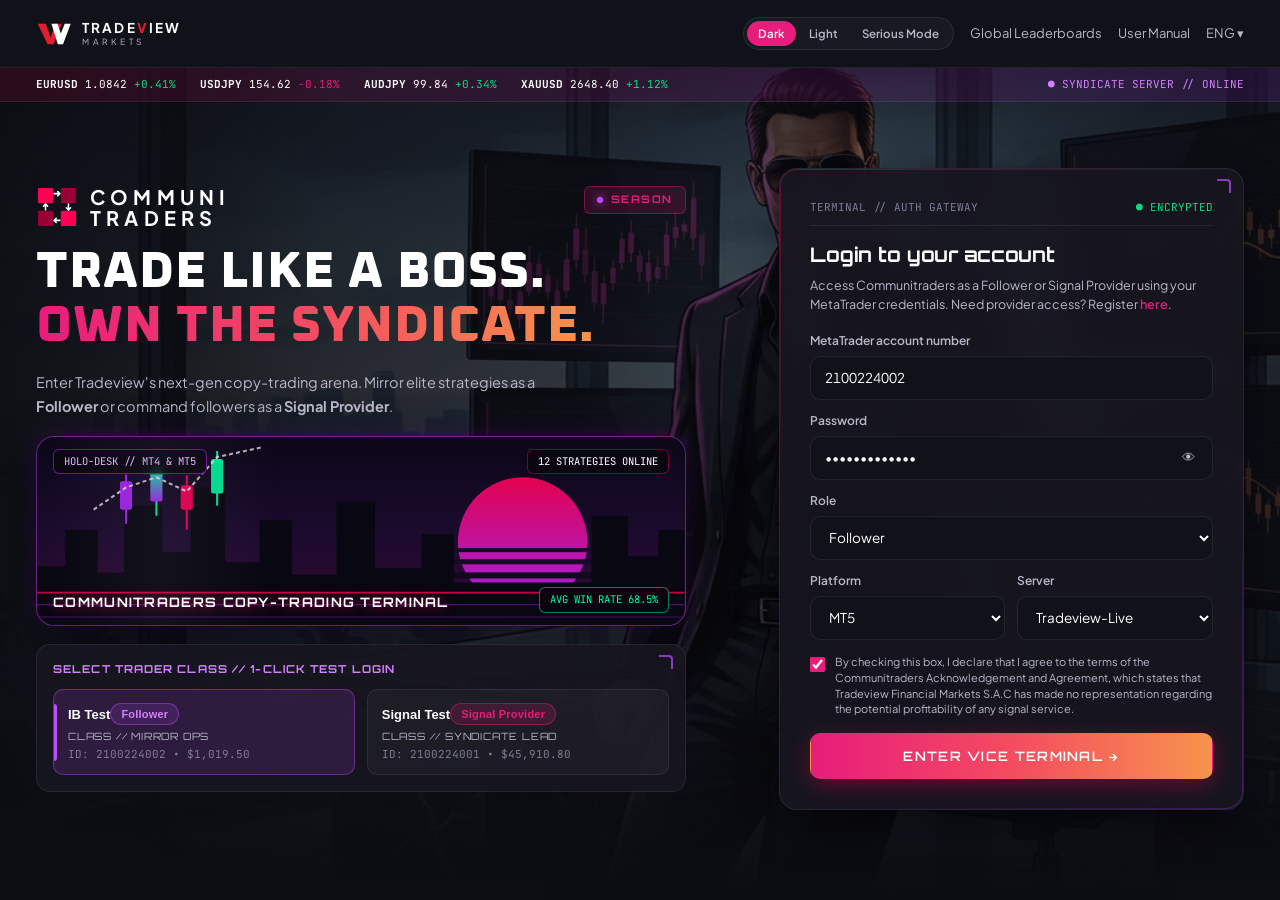
<file: index.html>
<!DOCTYPE html>
<html lang="en">

<head>
  <meta charset="UTF-8" />
  <meta name="viewport" content="width=device-width, initial-scale=1.0" />
  <title>Communitraders — Tradeview Markets</title>
  <link rel="preconnect" href="https://fonts.googleapis.com" />
  <link rel="preconnect" href="https://fonts.gstatic.com" crossorigin />
  <link
    href="https://fonts.googleapis.com/css2?family=IBM+Plex+Mono:wght@500;600&family=Inter:wght@400;500;600;700&family=JetBrains+Mono:wght@500;700&family=Manrope:wght@600;700;800&family=Orbitron:wght@600;700;800&family=Oxanium:wght@600;700;800&family=Plus+Jakarta+Sans:wght@400;500;600;700&display=swap"
    rel="stylesheet" />
  <link rel="stylesheet" href="css/tokens.css" />
  <link rel="stylesheet" href="css/styles.css" />
</head>

<body>
  <div class="vice-backdrop"></div>
  <div class="vice-grid-overlay"></div>

  <!-- =====================================================================
       VIEW 1: FUTURISTIC GTA-STYLE TRADING GAME LOGIN (ORIGINAL LOGOS)
       ===================================================================== -->
  <div id="login-shell" class="login-shell">
    <div class="login-boss-bg" aria-hidden="true"></div>
    <header class="login-topbar">
      <!-- Original Tradeview Markets Logo -->
      <div class="tradeview-brand">
        <svg width="36" height="26" viewBox="0 0 42 30" fill="none" aria-hidden="true">
          <path d="M2 3H11.5L17 19L22.5 3H30L20.5 27H13.5L2 3Z" fill="#E11D2E" />
          <path class="tv-wing-light" d="M18 3H25L29 14.5L33.5 3H40.5L31.5 27H25.5L18 3Z" />
        </svg>
        <div class="tv-wordmark">
          <span class="tv-main">TRADE<b>V</b>IEW</span>
          <span class="tv-sub">MARKETS</span>
        </div>
      </div>

      <div class="login-topbar-actions">
        <div class="mode-switcher-pill" role="group" aria-label="Interface Mode">
          <button type="button" class="mode-switch-btn" data-set-theme="dark">Dark</button>
          <button type="button" class="mode-switch-btn" data-set-theme="light">Light</button>
          <button type="button" class="mode-switch-btn" data-set-theme="serious">Serious Mode</button>
        </div>
        <button type="button" class="topbar-link" id="login-leaderboards-btn">Global Leaderboards</button>
        <!-- <a href="mockups.html" class="topbar-link">Mockups</a> -->
        <button type="button" class="topbar-link"
          onclick="alert('Communitraders User Manual: Sign in with your MetaTrader account as a Follower or Signal Provider, or select one of the test profiles below.')">
          User Manual
        </button>
        <span class="topbar-link">ENG ▾</span>
      </div>
    </header>

    <!-- Futuristic In-Game Market Telemetry Strip -->
    <div class="game-ticker-bar">
      <div class="ticker-items">
        <span class="ticker-pair"><strong>EURUSD</strong> 1.0842 <span class="ticker-up">+0.41%</span></span>
        <span class="ticker-pair"><strong>USDJPY</strong> 154.62 <span class="ticker-down">-0.18%</span></span>
        <span class="ticker-pair"><strong>AUDJPY</strong> 99.84 <span class="ticker-up">+0.34%</span></span>
        <span class="ticker-pair"><strong>XAUUSD</strong> 2648.40 <span class="ticker-up">+1.12%</span></span>
      </div>
      <span id="login-ticker-status" style="color:var(--neon-purple-bright);">● SYNDICATE SERVER // ONLINE</span>
    </div>

    <main class="login-main">
      <!-- Left Hero: Original Logo + Futuristic GTA Cyber-City Trading Stage + Class Select -->
      <section class="login-hero">
        <div style="display:flex; align-items:center; justify-content:space-between; flex-wrap:wrap; gap:12px;">
          <!-- Original CommuniTraders 4-Square Logo -->
          <div class="brand-lockup">
            <svg class="communi-logo-svg" style="width:42px; height:42px;" viewBox="0 0 44 44" fill="none"
              aria-hidden="true">
              <rect x="2" y="2" width="16" height="16" rx="1.5" fill="#FF0055" />
              <rect x="26" y="2" width="16" height="16" rx="1.5" fill="#990033" />
              <rect x="2" y="26" width="16" height="16" rx="1.5" fill="#990033" />
              <rect x="26" y="26" width="16" height="16" rx="1.5" fill="#FF0055" />
              <path d="M19 8H25M25 8L22.8 5.8M25 8L22.8 10.2" stroke="#FFFFFF" stroke-width="1.6" stroke-linecap="round"
                stroke-linejoin="round" />
              <path d="M25 36H19M19 36L21.2 33.8M19 36L21.2 38.2" stroke="#FFFFFF" stroke-width="1.6"
                stroke-linecap="round" stroke-linejoin="round" />
              <path d="M34 19V25M34 25L31.8 22.8M34 25L36.2 22.8" stroke="#FFFFFF" stroke-width="1.6"
                stroke-linecap="round" stroke-linejoin="round" />
              <path d="M10 25V19M10 19L7.8 21.2M10 19L12.2 21.2" stroke="#FFFFFF" stroke-width="1.6"
                stroke-linecap="round" stroke-linejoin="round" />
            </svg>
            <div class="brand-text hero-size">
              <strong>COMMUNI</strong>
              <span class="communi-sub">TRADERS</span>
            </div>
          </div>

          <div class="hud-tag">
            <span class="hud-dot"></span>
            <span id="login-hero-tag">SEASON</span>
          </div>
        </div>

        <h1 id="login-hero-title">
          TRADE LIKE A BOSS. <span class="highlight-vice">OWN THE SYNDICATE.</span>
        </h1>

        <p class="login-hero-sub" id="login-hero-sub">
          Enter Tradeview's next-gen copy-trading arena. Mirror elite strategies as a <strong>Follower</strong> or
          command followers as a <strong>Signal Provider</strong>.
        </p>

        <!-- Futuristic GTA Trading Game Visual Stage -->
        <div class="gta-game-stage">
          <svg viewBox="0 0 640 190" preserveAspectRatio="xMidYMax slice" aria-hidden="true">
            <defs>
              <linearGradient id="stageSun" x1="0" y1="0" x2="0" y2="1">
                <stop offset="0%" stop-color="#ff0055" />
                <stop offset="100%" stop-color="#b026ff" />
              </linearGradient>
              <linearGradient id="stageCandle" x1="0" y1="0" x2="0" y2="1">
                <stop offset="0%" stop-color="#00ffa3" />
                <stop offset="100%" stop-color="#b026ff" />
              </linearGradient>
            </defs>
            <!-- Glowing Horizon Sun -->
            <circle class="stage-horizon-sun" cx="480" cy="108" r="64" fill="url(#stageSun)" opacity="0.88" />
            <rect x="400" y="114" width="160" height="4" fill="#170a28" />
            <rect x="400" y="125" width="160" height="5" fill="#170a28" />
            <rect x="400" y="138" width="160" height="6" fill="#120820" />
            <!-- Cyber Skyline -->
            <path
              d="M0 190 L0 132 L28 132 L28 96 L60 96 L60 138 L86 138 L86 72 L124 72 L124 118 L152 118 L152 54 L186 54 L186 128 L220 128 L220 86 L252 86 L252 140 L296 140 L296 68 L334 68 L334 134 L380 134 L380 100 L412 100 L412 148 L548 148 L548 82 L584 82 L584 122 L614 122 L614 96 L640 96 L640 190 Z"
              fill="#090712" />
            <!-- Neon Laser Grid Floor -->
            <line x1="0" y1="158" x2="640" y2="158" stroke="#ff0055" stroke-width="1.5" opacity="0.75" />
            <line x1="0" y1="170" x2="640" y2="170" stroke="#b026ff" stroke-width="1" opacity="0.5" />
            <line x1="0" y1="182" x2="640" y2="182" stroke="#b026ff" stroke-width="1" opacity="0.35" />
            <!-- Floating Holographic Candlesticks -->
            <g class="stage-candles-group" opacity="0.85">
              <line x1="88" y1="36" x2="88" y2="90" stroke="#b026ff" stroke-width="2" />
              <rect x="82" y="48" width="12" height="28" rx="2" fill="#b026ff" />
              <line x1="118" y1="26" x2="118" y2="82" stroke="#00ffa3" stroke-width="2" />
              <rect x="112" y="36" width="12" height="32" rx="2" fill="url(#stageCandle)" />
              <line x1="148" y1="42" x2="148" y2="96" stroke="#ff0055" stroke-width="2" />
              <rect x="142" y="52" width="12" height="24" rx="2" fill="#ff0055" />
              <line x1="178" y1="18" x2="178" y2="72" stroke="#00ffa3" stroke-width="2" />
              <rect x="172" y="26" width="12" height="34" rx="2" fill="#00ffa3" />
              <path d="M56 76 L88 54 L118 44 L148 58 L178 24 L224 14" stroke="#ffffff" stroke-width="2" fill="none"
                stroke-dasharray="4 3" opacity="0.8" />
            </g>
          </svg>
          <div class="stage-hud-overlay">
            <div class="stage-hud-top">
              <span class="stage-chip purple" id="stage-chip-left">HOLO-DESK // MT4 &amp; MT5</span>
              <span class="stage-chip" id="stage-chip-right">12 STRATEGIES ONLINE</span>
            </div>
            <div class="stage-hud-bottom">
              <div class="stage-rank-title" id="stage-rank-title">COMMUNITRADERS COPY-TRADING TERMINAL</div>
              <span class="stage-chip profit">AVG WIN RATE 68.5%</span>
            </div>
          </div>
        </div>

        <!-- GTA Class Select (2 Test User Profiles) -->
        <div class="demo-accounts-box hud-panel">
          <div class="demo-accounts-header">
            <span id="demo-accounts-heading">Select Trader Class // 1-Click Test Login</span>
          </div>
          <div class="demo-accounts-grid">
            <button type="button" class="demo-user-pill purple-pill" id="demo-btn-follower">
              <div class="demo-user-top">
                <span>IB Test</span>
                <span class="badge badge-purple">Follower</span>
              </div>
              <div class="demo-user-class" id="demo-follower-class">CLASS // MIRROR OPS</div>
              <div class="demo-user-meta">ID: 2100224002 • $1,019.50</div>
            </button>

            <button type="button" class="demo-user-pill" id="demo-btn-provider">
              <div class="demo-user-top">
                <span>Signal Test</span>
                <span class="badge badge-accent">Signal Provider</span>
              </div>
              <div class="demo-user-class" id="demo-provider-class">CLASS // SYNDICATE LEAD</div>
              <div class="demo-user-meta">ID: 2100224001 • $45,910.80</div>
            </button>
          </div>
        </div>
      </section>

      <!-- Right Futuristic Terminal Login Card -->
      <section class="glass-card hud-panel login-card">
        <div class="login-terminal-bar">
          <span id="login-terminal-label">TERMINAL // AUTH GATEWAY</span>
          <span style="color:var(--profit);">● ENCRYPTED</span>
        </div>

        <h2 class="login-card-title">Login to your account</h2>
        <p class="login-card-desc">
          Access Communitraders as a Follower or Signal Provider using your MetaTrader credentials. Need provider
          access? Register <a href="#register"
            onclick="event.preventDefault(); document.getElementById('login-role').value='provider';">here</a>.
        </p>

        <form id="login-form" class="login-form" novalidate>
          <div id="login-error" class="login-error-msg hidden"></div>

          <div class="form-group">
            <label class="form-label" for="login-account">MetaTrader account number</label>
            <input type="text" id="login-account" class="form-control font-mono" value="2100224002"
              placeholder="e.g. 2100224002" />
          </div>

          <div class="form-group">
            <label class="form-label" for="login-password">Password</label>
            <div class="input-with-icon">
              <input type="password" id="login-password" class="form-control" value="vice-follower"
                placeholder="Enter MetaTrader password" />
              <button type="button" class="input-icon-btn" id="toggle-password-btn"
                title="Show/Hide password">👁</button>
            </div>
          </div>

          <div class="form-group">
            <label class="form-label" for="login-role">Role</label>
            <select id="login-role" class="form-select">
              <option value="">Select a role</option>
              <option value="follower" selected>Follower</option>
              <option value="provider">Signal Provider</option>
            </select>
          </div>

          <div class="login-form-row-2">
            <div class="form-group">
              <label class="form-label" for="login-platform">Platform</label>
              <select id="login-platform" class="form-select">
                <option value="">Select platform</option>
                <option value="MT5" selected>MT5</option>
                <option value="MT4">MT4</option>
              </select>
            </div>

            <div class="form-group">
              <label class="form-label" for="login-server">Server</label>
              <select id="login-server" class="form-select">
                <option value="">Select server</option>
                <option value="Tradeview-Live" selected>Tradeview-Live</option>
                <option value="Tradeview-Demo">Tradeview-Demo</option>
                <option value="Tradeview-XLev">Tradeview-XLev</option>
              </select>
            </div>
          </div>

          <label class="terms-check">
            <input type="checkbox" id="login-terms" checked />
            <span>By checking this box, I declare that I agree to the terms of the Communitraders Acknowledgement and
              Agreement, which states that Tradeview Financial Markets S.A.C has made no representation regarding the
              potential profitability of any signal service.</span>
          </label>

          <button type="submit" class="btn btn-primary login-submit-btn" id="login-submit-btn">Enter Vice Terminal
            →</button>
        </form>
      </section>
    </main>
  </div>

  <!-- =====================================================================
       LOGGED-IN WORKSPACE SHELL (FOLLOWER & SIGNAL PROVIDER VIEWS)
       ===================================================================== -->
  <div id="app-shell" class="app-shell hidden">
    <header class="app-topbar">
      <div class="topbar-left">
        <button type="button" class="btn btn-ghost btn-icon mobile-menu-btn" id="mobile-menu-btn"
          aria-label="Toggle Menu">☰</button>
        <a href="index.html" class="brand-lockup">
          <svg class="communi-logo-svg" viewBox="0 0 44 44" fill="none" aria-hidden="true">
            <rect x="2" y="2" width="16" height="16" rx="1.5" fill="#FF0055" />
            <rect x="26" y="2" width="16" height="16" rx="1.5" fill="#990033" />
            <rect x="2" y="26" width="16" height="16" rx="1.5" fill="#990033" />
            <rect x="26" y="26" width="16" height="16" rx="1.5" fill="#FF0055" />
            <path d="M19 8H25M25 8L22.8 5.8M25 8L22.8 10.2" stroke="#FFFFFF" stroke-width="1.6" stroke-linecap="round"
              stroke-linejoin="round" />
            <path d="M25 36H19M19 36L21.2 33.8M19 36L21.2 38.2" stroke="#FFFFFF" stroke-width="1.6"
              stroke-linecap="round" stroke-linejoin="round" />
            <path d="M34 19V25M34 25L31.8 22.8M34 25L36.2 22.8" stroke="#FFFFFF" stroke-width="1.6"
              stroke-linecap="round" stroke-linejoin="round" />
            <path d="M10 25V19M10 19L7.8 21.2M10 19L12.2 21.2" stroke="#FFFFFF" stroke-width="1.6"
              stroke-linecap="round" stroke-linejoin="round" />
          </svg>
          <div class="brand-text">
            <strong>COMMUNI</strong>
            <strong style="margin-top:2px;">TRADERS</strong>
          </div>
        </a>
      </div>

      <div class="kpi-strip" id="topbar-kpi-strip"></div>

      <div class="topbar-right">
        <div class="role-switcher-pill" title="Switch test user profile">
          <button type="button" class="role-switch-btn" id="switch-to-follower">Follower (IB)</button>
          <button type="button" class="role-switch-btn" id="switch-to-provider">Signal Provider</button>
        </div>

        <div class="mode-switcher-pill" role="group" aria-label="Interface Mode">
          <button type="button" class="mode-switch-btn" data-set-theme="dark">Dark</button>
          <button type="button" class="mode-switch-btn" data-set-theme="light">Light</button>
          <button type="button" class="mode-switch-btn" data-set-theme="serious">Serious Mode</button>
        </div>

        <span class="topbar-link" style="font-size:12px;">ENG ▾</span>

        <div class="user-menu-wrap">
          <button type="button" class="user-trigger" id="user-menu-trigger">
            <span class="user-avatar-circle" id="topbar-user-avatar">I</span>
            <span class="user-greeting">
              <small>Hello</small>
              <strong id="topbar-user-name">IB</strong>
            </span>
            <span style="font-size:11px; color:var(--text-muted);">▾</span>
          </button>

          <div class="glass-card user-dropdown hidden" id="user-dropdown">
            <button type="button" class="dropdown-item" id="dropdown-switch-follower">
              Switch to Follower (IB Test)
            </button>
            <button type="button" class="dropdown-item" id="dropdown-switch-provider">
              Switch to Provider (Signal Test)
            </button>
            <div class="dropdown-divider"></div>
            <button type="button" class="dropdown-item" data-set-theme="dark">
              Dark Mode
            </button>
            <button type="button" class="dropdown-item" data-set-theme="light">
              Light Mode
            </button>
            <button type="button" class="dropdown-item" data-set-theme="serious">
              Serious Mode
            </button>
            <a href="mockups.html" class="dropdown-item">
              View Mockups Board
            </a>
            <div class="dropdown-divider"></div>
            <button type="button" class="dropdown-item danger" id="dropdown-logout">
              Logout
            </button>
          </div>
        </div>
      </div>
    </header>

    <div class="app-body">
      <aside class="app-sidebar" id="app-sidebar"></aside>
      <main class="app-main" id="main-view-container"></main>
    </div>
  </div>

  <!-- Floating Agent Greeting Card (Original page/agent_chat.png) -->
  <div class="agent-greeting-card hidden" id="agent-greeting-card" role="button" tabindex="0">
    <div class="agent-greeting-avatar">
      <svg viewBox="0 0 100 100" width="56" height="56" aria-hidden="true">
        <defs>
          <linearGradient id="agentSunsetLens" x1="0" y1="0" x2="1" y2="1">
            <stop offset="0%" stop-color="#ffd166" />
            <stop offset="50%" stop-color="#ff0055" />
            <stop offset="100%" stop-color="#b026ff" />
          </linearGradient>
        </defs>
        <rect width="100" height="100" fill="#141120" />
        <path d="M16 100 C18 74 82 74 84 100 Z" fill="#0b0912" />
        <path d="M38 74 L50 88 L62 74" stroke="#282338" stroke-width="3" fill="none" />
        <rect x="42" y="60" width="16" height="16" rx="6" fill="#d99a6c" />
        <path d="M31 44 C31 24 69 24 69 44 C69 62 59 69 50 69 C41 69 31 62 31 44 Z" fill="#e5aa7d" />
        <path d="M29 41 C28 22 44 15 58 18 C68 20 72 30 70 40 C64 30 38 28 29 41 Z" fill="#2c2936" />
        <path d="M34 25 Q50 18 64 25" stroke="#6c687c" stroke-width="2" fill="none" opacity="0.7" />
        <path d="M33 38 L48 38 L46 49 C45 52 35 52 33 47 Z" fill="url(#agentSunsetLens)" stroke="#ffd166"
          stroke-width="1.6" />
        <path d="M52 38 L67 38 L67 47 C65 52 55 52 54 49 Z" fill="url(#agentSunsetLens)" stroke="#ffd166"
          stroke-width="1.6" />
        <line x1="48" y1="39" x2="52" y2="39" stroke="#ffd166" stroke-width="1.8" />
        <path d="M43 56 Q50 61 57 56" stroke="#8f4e32" stroke-width="2.2" fill="none" stroke-linecap="round" />
      </svg>
    </div>
    <button type="button" class="agent-greeting-close" id="agent-greeting-close"
      aria-label="Dismiss greeting">✕</button>
    <p class="agent-greeting-text">¿Tienes alguna pregunta? Estoy aquí para ayudarte.</p>
    <div class="agent-greeting-cta">Chat with Manager Tim ↗</div>
  </div>

  <!-- Floating Manager Tim Interactive Assistant -->
  <button type="button" class="social-hub-fab hidden" id="social-hub-fab">
    <span class="agent-status-dot"></span>
    <span id="social-hub-fab-label">Manager Tim</span>
    <span class="social-hub-count" id="social-hub-count">1</span>
  </button>

  <div class="glass-card hud-panel social-hub-drawer hidden" id="social-hub-drawer">
    <div class="drawer-header">
      <div class="agent-header-title">
        <img alt="" style="width:26px; height:26px; border-radius:50%; border:1.5px solid var(--accent);"
          src="data:image/svg+xml;utf8,%3Csvg xmlns='http://www.w3.org/2000/svg' viewBox='0 0 100 100'%3E%3Crect width='100' height='100' fill='%23141120'/%3E%3Cpath d='M16 100 C18 74 82 74 84 100 Z' fill='%230b0912'/%3E%3Cpath d='M31 44 C31 24 69 24 69 44 C69 62 59 69 50 69 C41 69 31 62 31 44 Z' fill='%23e5aa7d'/%3E%3Cpath d='M29 41 C28 22 44 15 58 18 C68 20 72 30 70 40 C64 30 38 28 29 41 Z' fill='%232c2936'/%3E%3Cpath d='M33 38 L48 38 L46 49 C45 52 35 52 33 47 Z' fill='%23ff0055' stroke='%23ffd166' stroke-width='2'/%3E%3Cpath d='M52 38 L67 38 L67 47 C65 52 55 52 54 49 Z' fill='%23b026ff' stroke='%23ffd166' stroke-width='2'/%3E%3C/svg%3E" />
        <strong class="font-heading" id="manager-tim-drawer-title" style="font-size:12px;">MANAGER TIM //
          ASSISTANT</strong>
      </div>
      <button type="button" class="btn btn-ghost btn-icon" id="social-hub-close"
        style="width:28px; height:28px;">✕</button>
    </div>
    <div class="agent-quick-chips" id="agent-quick-chips"></div>
    <div class="drawer-body" id="social-hub-body"></div>
    <form class="agent-chat-composer" id="agent-chat-form">
      <input type="text" class="form-control" id="agent-chat-input"
        placeholder="Ask Manager Tim about badges, rankings, challenges..." />
      <button type="submit" class="btn btn-primary btn-sm" style="height:38px;">Send</button>
    </form>
  </div>

  <div class="modal-backdrop hidden" id="modal-backdrop"></div>
  <div class="level-up-overlay hidden" id="level-up-overlay"></div>
  <div class="profile-transition-bar" id="profile-transition-bar" aria-hidden="true"></div>
  <div class="toast-stack" id="toast-stack"></div>

  <script src="js/data.js"></script>
  <script src="js/charts.js"></script>
  <script src="js/app.js"></script>
</body>

</html>
</file>
<file: css/tokens.css>
/* ==========================================================================
   COMMUNITRADERS // COLORIMETRIA DARK & LIGHT TOKENS
   Matched to colorimetria_dark.png & Colorimetria_light.png
   ========================================================================== */

:root {
  /* Dark Mode Surfaces (colorimetria_dark.png) */
  --bg-void: #0d0e14;
  --bg-deep: #111219;
  --bg-surface: #171620;
  --bg-elevated: #1f1d2b;
  --bg-glass: rgba(23, 22, 32, 0.92);
  --bg-glass-strong: rgba(17, 18, 25, 0.98);
  --bg-card-hover: #221f30;
  --bg-input: #111219;
  --bg-topbar: #111219;
  --bg-sidebar: #111219;
  --bg-tile: rgba(255, 255, 255, 0.035);
  --bg-table: #13131c;

  /* Signature Colorimetry Accents: Magenta-Pink #E81C7B -> Coral #F44E5F -> Sunset Amber #F7944D */
  --accent: #e81c7b;
  --accent-hover: #d4156e;
  --accent-deep: #3d1628;
  --accent-coral: #f7944d;
  --accent-soft: rgba(232, 28, 123, 0.16);
  --accent-border: rgba(232, 28, 123, 0.42);
  --accent-glow: 0 8px 24px rgba(232, 28, 123, 0.34);

  /* Complementary Neon Violet / Orchid (Risk Master Star & Strategy Builder) */
  --neon-purple: #c04cfd;
  --neon-purple-bright: #d580ff;
  --neon-purple-soft: rgba(192, 76, 253, 0.14);
  --neon-purple-border: rgba(192, 76, 253, 0.42);
  --neon-purple-glow: 0 0 20px rgba(192, 76, 253, 0.32);

  /* Semantic Trading Colors */
  --profit: #10d884;
  --profit-soft: rgba(16, 216, 132, 0.14);
  --loss: #e81c7b;
  --loss-soft: rgba(232, 28, 123, 0.16);
  --neutral-soft: rgba(255, 255, 255, 0.05);

  /* Gradients (Exact Reference Match) */
  --grad-accent: linear-gradient(90deg, #e81c7b 0%, #f44e5f 52%, #f7944d 100%);
  --grad-hud-line: linear-gradient(90deg, #e81c7b 0%, #f44e5f 52%, #f7944d 100%);
  --grad-sidebar-active: linear-gradient(90deg, #d93870 0%, #9b4b71 100%);
  --grad-hero-card: linear-gradient(125deg, #1b1322 0%, #171620 55%, #2b1322 100%);
  --grad-league-banner: linear-gradient(90deg, #68133b 0%, #a53434 55%, #b5532a 100%);
  --grad-backdrop:
    radial-gradient(ellipse 65% 50% at 88% 12%, rgba(232, 28, 123, 0.16) 0%, transparent 62%),
    radial-gradient(ellipse 52% 45% at 12% 88%, rgba(192, 76, 253, 0.12) 0%, transparent 64%),
    linear-gradient(180deg, #0d0e14 0%, #111219 100%);

  /* Borders & Dividers */
  --border-subtle: rgba(255, 255, 255, 0.08);
  --border-medium: rgba(255, 255, 255, 0.16);
  --border-accent: rgba(232, 28, 123, 0.45);
  --border-focus: #e81c7b;

  /* Typography */
  --font-display: 'Orbitron', 'Plus Jakarta Sans', sans-serif;
  --font-heading: 'Orbitron', 'Plus Jakarta Sans', sans-serif;
  --font-login-title: 'Oxanium', 'Orbitron', sans-serif;
  --font-sans: 'Plus Jakarta Sans', -apple-system, BlinkMacSystemFont, sans-serif;
  --font-mono: 'JetBrains Mono', ui-monospace, SFMono-Regular, monospace;

  /* Badge Tiers */
  --tier-bronze: #cd7f32;
  --tier-silver: #cbd5e1;
  --tier-gold: #ffd166;
  --tier-platinum: #d580ff;
  --tier-legendary: #e81c7b;

  /* Text Colors */
  --text-primary: #ffffff;
  --text-secondary: #b9b7c9;
  --text-muted: #7f7c94;
  --brand-ink: #ffffff;
  --nav-active-text: #ffffff;
  --switch-active-color: #10d884;

  /* Radii & Shadows */
  --radius-xs: 6px;
  --radius-sm: 10px;
  --radius-md: 14px;
  --radius-lg: 18px;
  --radius-xl: 22px;
  --radius-pill: 999px;

  --shadow-card: 0 18px 40px rgba(0, 0, 0, 0.45), inset 0 1px 0 rgba(255, 255, 255, 0.04);
  --shadow-modal: 0 32px 80px rgba(0, 0, 0, 0.85), 0 0 32px rgba(232, 28, 123, 0.18);

  --sidebar-width: 244px;
  --topbar-height: 70px;
  --ease-snappy: cubic-bezier(0.22, 1, 0.36, 1);
}

/* ==========================================================================
   LIGHT MODE OVERRIDES (Matched to Colorimetria_light.png)
   ========================================================================== */
html[data-theme="light"] {
  --bg-void: #f4f2fa;
  --bg-deep: #ece9f6;
  --bg-surface: #ffffff;
  --bg-elevated: #faf9fd;
  --bg-glass: #ffffff;
  --bg-glass-strong: #ffffff;
  --bg-card-hover: #fbf9fe;
  --bg-input: #f8f7fc;
  --bg-topbar: #ffffff;
  --bg-sidebar: #ffffff;
  --bg-tile: #f8f7fc;
  --bg-table: #ffffff;

  --accent: #e81c7b;
  --accent-hover: #d4156e;
  --accent-deep: #fde8f0;
  --accent-soft: #fde8f0;
  --accent-border: rgba(232, 28, 123, 0.32);
  --accent-glow: 0 8px 22px rgba(232, 28, 123, 0.24);

  --neon-purple: #9b30e8;
  --neon-purple-bright: #831cd1;
  --neon-purple-soft: rgba(155, 48, 232, 0.10);
  --neon-purple-border: rgba(155, 48, 232, 0.28);
  --neon-purple-glow: 0 8px 20px rgba(155, 48, 232, 0.16);

  --profit: #059669;
  --profit-soft: rgba(5, 150, 105, 0.10);

  --grad-sidebar-active: linear-gradient(90deg, #fde8f0 0%, #fff0f6 100%);
  --grad-hero-card: linear-gradient(125deg, #f6f4fb 0%, #f1eef9 58%, #fae5f0 100%);
  --grad-league-banner: linear-gradient(90deg, #e02482 0%, #f16b62 55%, #f69d62 100%);
  --grad-backdrop:
    radial-gradient(ellipse 60% 45% at 88% 12%, rgba(232, 28, 123, 0.08) 0%, transparent 60%),
    radial-gradient(ellipse 52% 44% at 12% 88%, rgba(155, 48, 232, 0.08) 0%, transparent 62%),
    linear-gradient(180deg, #f4f2fa 0%, #eeebf7 100%);

  --border-subtle: #eae6f3;
  --border-medium: #dcd6eb;

  --text-primary: #14121d;
  --text-secondary: #58526e;
  --text-muted: #847d9c;
  --brand-ink: #14121d;
  --nav-active-text: #e81c7b;
  --switch-active-color: #e81c7b;

  --shadow-card: 0 10px 30px rgba(24, 18, 48, 0.06);
  --shadow-modal: 0 24px 64px rgba(20, 16, 40, 0.18);
}

/* ==========================================================================
   SERIOUS MODE OVERRIDES (Original Corporate Structure: Black, #D60093 & #FF8D35)
   ========================================================================== */
html[data-theme="serious"] {
  --bg-void: #070709;
  --bg-deep: #0b0b0e;
  --bg-surface: #111115;
  --bg-elevated: #17171c;
  --bg-glass: #111115;
  --bg-glass-strong: #0d0d11;
  --bg-card-hover: #1a1a20;
  --bg-input: #0c0c10;
  --bg-topbar: #0b0b0e;
  --bg-sidebar: #0b0b0e;
  --bg-tile: rgba(255, 255, 255, 0.03);
  --bg-table: #0e0e12;

  /* Corporate Accent Palette: Black, #D60093 & #FF8D35 (Restrained Saturation) */
  --accent: #d60093;
  --accent-hover: #b8007e;
  --accent-deep: rgba(214, 0, 147, 0.10);
  --accent-coral: #ff8d35;
  --accent-soft: rgba(214, 0, 147, 0.10);
  --accent-border: rgba(214, 0, 147, 0.34);
  --accent-glow: 0 4px 12px rgba(0, 0, 0, 0.35);

  /* Secondary Warm Amber Accent (#FF8D35) */
  --neon-purple: #ff8d35;
  --neon-purple-bright: #ffa760;
  --neon-purple-soft: rgba(255, 141, 53, 0.10);
  --neon-purple-border: rgba(255, 141, 53, 0.30);
  --neon-purple-glow: 0 4px 12px rgba(0, 0, 0, 0.35);

  /* Refined Semantic Trading Colors */
  --profit: #2cb67d;
  --profit-soft: rgba(44, 182, 125, 0.11);
  --loss: #d60093;
  --loss-soft: rgba(214, 0, 147, 0.10);

  /* Subtle Original-Style Ambient Backdrops */
  --grad-accent: #d60093;
  --grad-hud-line: linear-gradient(90deg, #d60093 0%, #ff8d35 100%);
  --grad-sidebar-active: rgba(255, 255, 255, 0.08);
  --grad-hero-card: #111115;
  --grad-league-banner: linear-gradient(90deg, #160a12 0%, #240c1b 55%, #24150b 100%);
  --grad-backdrop:
    radial-gradient(ellipse 46% 68% at 88% 42%, rgba(214, 0, 147, 0.11) 0%, rgba(255, 141, 53, 0.07) 42%, transparent 74%),
    linear-gradient(180deg, #070709 0%, #09090c 100%);

  /* Clean Architectural Borders */
  --border-subtle: rgba(255, 255, 255, 0.07);
  --border-medium: rgba(255, 255, 255, 0.13);
  --border-accent: rgba(214, 0, 147, 0.36);
  --border-focus: #d60093;

  /* Modern Corporate Typography */
  --font-display: 'Manrope', 'Inter', sans-serif;
  --font-heading: 'Manrope', 'Inter', sans-serif;
  --font-login-title: 'Manrope', 'Inter', sans-serif;
  --font-sans: 'Inter', -apple-system, BlinkMacSystemFont, sans-serif;
  --font-mono: 'IBM Plex Mono', 'JetBrains Mono', ui-monospace, monospace;

  /* Restrained Tier Tokens */
  --tier-bronze: #b87b4b;
  --tier-silver: #a1aab8;
  --tier-gold: #ff8d35;
  --tier-platinum: #d4d4d8;
  --tier-legendary: #d60093;

  /* Clean Text Hierarchy */
  --text-primary: #f4f4f6;
  --text-secondary: #a1a1aa;
  --text-muted: #71717a;
  --brand-ink: #f4f4f6;
  --nav-active-text: #ffffff;
  --switch-active-color: #2cb67d;

  /* Clean Soft Shadows (Original Style) */
  --radius-md: 12px;
  --radius-lg: 16px;
  --radius-xl: 20px;
  --shadow-card: 0 10px 28px rgba(0, 0, 0, 0.42);
  --shadow-modal: 0 24px 60px rgba(0, 0, 0, 0.78);
}
</file>
<file: css/styles.css>
/* ==========================================================================
   COMMUNITRADERS // NOIR VICE HUD STYLESHEET (DARK + LIGHT + FUTURISTIC GTA LOGIN)
   ========================================================================== */

*,
*::before,
*::after {
  box-sizing: border-box;
  margin: 0;
  padding: 0;
}

html,
body {
  min-height: 100%;
  background: var(--bg-void);
  color: var(--text-primary);
  font-family: var(--font-sans);
  font-size: 14px;
  line-height: 1.5;
  -webkit-font-smoothing: antialiased;
  overflow-x: hidden;
  transition: background 0.25s ease, color 0.25s ease;
}

::-webkit-scrollbar {
  width: 6px;
  height: 6px;
}

::-webkit-scrollbar-track {
  background: var(--bg-void);
}

::-webkit-scrollbar-thumb {
  background: rgba(255, 0, 85, 0.42);
  border-radius: var(--radius-pill);
}

::-webkit-scrollbar-thumb:hover {
  background: var(--neon-purple);
}

/* Backdrop & HUD Grid */
.vice-backdrop {
  position: fixed;
  inset: 0;
  z-index: -2;
  background: var(--grad-backdrop);
  pointer-events: none;
}

.vice-grid-overlay {
  position: fixed;
  inset: 0;
  z-index: -1;
  background-image:
    linear-gradient(rgba(176, 38, 255, 0.032) 1px, transparent 1px),
    linear-gradient(90deg, rgba(255, 0, 85, 0.026) 1px, transparent 1px);
  background-size: 54px 54px;
  mask-image: radial-gradient(circle at 60% 35%, black 20%, transparent 86%);
  pointer-events: none;
}

.hidden {
  display: none !important;
}

/* Typography Helpers */
.font-display,
.font-heading {
  font-family: var(--font-heading);
  letter-spacing: 0.04em;
}

.font-mono {
  font-family: var(--font-mono);
  font-variant-numeric: tabular-nums;
}

/* ==========================================================================
   BUTTONS & INPUTS
   ========================================================================== */
.btn {
  display: inline-flex;
  align-items: center;
  justify-content: center;
  gap: 8px;
  padding: 10px 18px;
  border-radius: var(--radius-sm);
  font-family: var(--font-sans);
  font-weight: 600;
  font-size: 13px;
  letter-spacing: 0.03em;
  border: 1px solid transparent;
  cursor: pointer;
  transition: transform 0.15s var(--ease-snappy), box-shadow 0.2s, background 0.2s, border-color 0.2s, color 0.2s;
  text-decoration: none;
  white-space: nowrap;
}

.btn:active {
  transform: translateY(1px);
}

.btn-vice,
.btn-primary {
  background: var(--grad-accent);
  color: #ffffff;
  box-shadow: 0 6px 22px rgba(255, 0, 85, 0.34);
}

.btn-vice:hover,
.btn-primary:hover {
  background: var(--accent-hover);
  box-shadow: 0 8px 30px rgba(255, 0, 85, 0.54);
  transform: translateY(-1px);
}

.btn-purple {
  background: var(--neon-purple-soft);
  border-color: var(--neon-purple-border);
  color: var(--neon-purple-bright);
  box-shadow: 0 0 16px rgba(176, 38, 255, 0.16);
}

.btn-purple:hover {
  background: var(--neon-purple);
  color: #ffffff;
  box-shadow: var(--neon-purple-glow);
  transform: translateY(-1px);
}

.btn-danger {
  background: rgba(255, 0, 85, 0.14);
  border-color: rgba(255, 0, 85, 0.5);
  color: #ff4d88;
}

.btn-danger:hover {
  background: var(--accent);
  color: #ffffff;
  box-shadow: var(--accent-glow);
}

.btn-ghost {
  background: var(--bg-tile);
  border-color: var(--border-subtle);
  color: var(--text-primary);
}

.btn-ghost:hover {
  background: var(--neon-purple-soft);
  border-color: var(--neon-purple-border);
  color: var(--text-primary);
}

.btn-outline-pink {
  background: var(--accent-deep);
  border-color: var(--accent-border);
  color: var(--text-primary);
}

.btn-outline-pink:hover {
  background: var(--grad-accent);
  color: #ffffff;
  box-shadow: var(--accent-glow);
}

.btn-sm {
  padding: 7px 13px;
  font-size: 12px;
  border-radius: 8px;
}

.btn-icon {
  width: 36px;
  height: 36px;
  padding: 0;
  border-radius: 9px;
}

/* Theme Toggle Pill & 3-Mode Switcher */
.theme-toggle-btn {
  display: inline-flex;
  align-items: center;
  gap: 6px;
  padding: 6px 12px;
  border-radius: var(--radius-pill);
  background: var(--bg-tile);
  border: 1px solid var(--border-subtle);
  color: var(--text-primary);
  font-family: var(--font-heading);
  font-size: 11px;
  font-weight: 700;
  letter-spacing: 0.05em;
  cursor: pointer;
  transition: border-color 0.2s, background 0.2s;
}

.theme-toggle-btn:hover {
  border-color: var(--neon-purple-border);
  background: var(--neon-purple-soft);
}

.mode-switcher-pill {
  display: inline-flex;
  align-items: center;
  background: var(--bg-tile);
  border: 1px solid var(--border-subtle);
  border-radius: var(--radius-pill);
  padding: 3px;
  gap: 2px;
}

.mode-switch-btn {
  border: none;
  background: transparent;
  color: var(--text-secondary);
  font-family: var(--font-sans);
  font-size: 11.5px;
  font-weight: 600;
  padding: 5px 11px;
  border-radius: var(--radius-pill);
  cursor: pointer;
  transition: background 0.2s, color 0.2s, border-color 0.2s;
  white-space: nowrap;
}

.mode-switch-btn:hover {
  color: var(--text-primary);
}

.mode-switch-btn.active {
  background: var(--accent);
  color: #ffffff;
}

.mode-switch-btn[data-set-theme="serious"].active {
  background: linear-gradient(90deg, #d60093 0%, #ff8d35 100%);
  color: #ffffff;
}

/* Inputs & Selects */
.form-group {
  display: flex;
  flex-direction: column;
  gap: 6px;
}

.form-label {
  font-size: 12px;
  font-weight: 600;
  color: var(--text-secondary);
}

.form-control,
.form-select {
  width: 100%;
  height: 44px;
  padding: 0 14px;
  border-radius: var(--radius-sm);
  background: var(--bg-input);
  border: 1px solid var(--border-subtle);
  color: var(--text-primary);
  font-family: var(--font-sans);
  font-size: 13.5px;
  outline: none;
  transition: border-color 0.2s, box-shadow 0.2s;
}

.form-control:focus,
.form-select:focus {
  border-color: var(--neon-purple);
  box-shadow: 0 0 0 3px rgba(176, 38, 255, 0.18), 0 0 16px rgba(176, 38, 255, 0.14);
}

.form-select option {
  background: var(--bg-surface);
  color: var(--text-primary);
}

.input-with-icon {
  position: relative;
  display: flex;
  align-items: center;
}

.input-with-icon .form-control {
  padding-right: 42px;
}

.input-with-icon.left-icon .form-control {
  padding-left: 38px;
  padding-right: 14px;
}

.input-icon-left {
  position: absolute;
  left: 13px;
  color: var(--text-muted);
  pointer-events: none;
  display: flex;
  font-size: 13px;
}

.input-icon-btn {
  position: absolute;
  right: 8px;
  background: transparent;
  border: none;
  color: var(--text-secondary);
  width: 32px;
  height: 32px;
  border-radius: 8px;
  cursor: pointer;
  display: flex;
  align-items: center;
  justify-content: center;
}

.input-icon-btn:hover {
  color: var(--neon-purple-bright);
}

/* Toggle Switch */
.vice-switch {
  position: relative;
  display: inline-flex;
  align-items: center;
  cursor: pointer;
}

.vice-switch input {
  opacity: 0;
  width: 0;
  height: 0;
  position: absolute;
}

.vice-switch-track {
  width: 42px;
  height: 22px;
  background: rgba(128, 128, 145, 0.22);
  border: 1px solid var(--border-medium);
  border-radius: var(--radius-pill);
  position: relative;
  transition: background 0.22s, border-color 0.22s, box-shadow 0.22s;
}

.vice-switch-track::after {
  content: '';
  position: absolute;
  top: 2px;
  left: 2px;
  width: 16px;
  height: 16px;
  border-radius: 50%;
  background: #8e8e98;
  transition: transform 0.22s var(--ease-snappy), background 0.22s;
}

.vice-switch input:checked+.vice-switch-track {
  background: var(--switch-active-color);
  border-color: var(--switch-active-color);
  box-shadow: 0 0 12px rgba(232, 28, 123, 0.24);
}

.vice-switch input:checked+.vice-switch-track::after {
  transform: translateX(20px);
  background: #ffffff;
}

/* GTA HUD Glass Card */
.glass-card {
  background: var(--bg-glass);
  backdrop-filter: blur(18px);
  -webkit-backdrop-filter: blur(18px);
  border: 1px solid var(--border-subtle);
  border-radius: var(--radius-lg);
  box-shadow: var(--shadow-card);
  position: relative;
}

.glass-card::before {
  content: '';
  position: absolute;
  inset: 0;
  border-radius: inherit;
  padding: 1px;
  background: linear-gradient(135deg, rgba(255, 0, 85, 0.34), transparent 36%, transparent 64%, rgba(176, 38, 255, 0.34));
  -webkit-mask: linear-gradient(#fff 0 0) content-box, linear-gradient(#fff 0 0);
  -webkit-mask-composite: xor;
  mask-composite: exclude;
  pointer-events: none;
}

.hud-panel {
  position: relative;
}

.hud-panel::after {
  content: '';
  position: absolute;
  top: 10px;
  right: 12px;
  width: 14px;
  height: 14px;
  border-top: 2px solid var(--neon-purple);
  border-right: 2px solid var(--neon-purple);
  border-top-right-radius: 4px;
  opacity: 0.7;
  pointer-events: none;
}

.hud-tag {
  display: inline-flex;
  align-items: center;
  gap: 8px;
  align-self: flex-start;
  padding: 5px 12px;
  border-radius: 6px;
  background: var(--accent-soft);
  border: 1px solid var(--accent-border);
  font-family: var(--font-heading);
  font-size: 10.5px;
  font-weight: 700;
  letter-spacing: 0.14em;
  text-transform: uppercase;
  color: var(--accent);
}

.hud-dot {
  width: 6px;
  height: 6px;
  border-radius: 50%;
  background: var(--neon-purple);
  box-shadow: 0 0 8px var(--neon-purple);
  animation: hudPulse 2.2s infinite;
}

@keyframes hudPulse {

  0%,
  100% {
    opacity: 1;
    transform: scale(1);
  }

  50% {
    opacity: 0.45;
    transform: scale(0.8);
  }
}

/* Badges */
.badge {
  display: inline-flex;
  align-items: center;
  gap: 5px;
  padding: 4px 10px;
  border-radius: var(--radius-pill);
  font-size: 11px;
  font-weight: 600;
  letter-spacing: 0.02em;
}

.badge-profit {
  background: var(--profit-soft);
  color: var(--profit);
  border: 1px solid rgba(0, 255, 163, 0.3);
}

.badge-loss {
  background: var(--loss-soft);
  color: var(--accent);
  border: 1px solid var(--accent-border);
}

.badge-purple {
  background: var(--neon-purple-soft);
  color: var(--neon-purple-bright);
  border: 1px solid var(--neon-purple-border);
}

.badge-neutral {
  background: var(--bg-tile);
  color: var(--text-primary);
  border: 1px solid var(--border-medium);
}

.badge-pink,
.badge-accent {
  background: var(--accent-soft);
  color: var(--accent);
  border: 1px solid var(--accent-border);
}

/* ==========================================================================
   ORIGINAL LOGOS (ADAPTIVE DARK & LIGHT INK)
   ========================================================================== */
.brand-lockup {
  display: inline-flex;
  align-items: center;
  gap: 12px;
  text-decoration: none;
  color: inherit;
}

.communi-logo-svg {
  width: 34px;
  height: 34px;
  flex-shrink: 0;
}

.brand-text {
  display: flex;
  flex-direction: column;
  line-height: 1.05;
}

.brand-text strong {
  font-family: var(--font-sans);
  font-weight: 700;
  font-size: 14px;
  letter-spacing: 0.24em;
  color: var(--brand-ink);
}

.brand-text.hero-size strong {
  font-size: 20px;
  letter-spacing: 0.26em;
}

.brand-text.hero-size .communi-sub {
  font-size: 20px;
  letter-spacing: 0.26em;
  font-weight: 700;
  color: var(--brand-ink);
}

.tradeview-brand {
  display: inline-flex;
  align-items: center;
  gap: 10px;
  text-decoration: none;
  color: inherit;
}

.tv-wordmark {
  display: flex;
  flex-direction: column;
  line-height: 1;
}

.tv-wordmark .tv-main {
  font-family: var(--font-sans);
  font-weight: 700;
  letter-spacing: 0.16em;
  font-size: 13.5px;
  color: var(--brand-ink);
}

.tv-wordmark .tv-main b {
  color: #e11d2e;
  font-weight: 800;
}

.tv-wordmark .tv-sub {
  font-size: 8.5px;
  letter-spacing: 0.42em;
  color: var(--text-secondary);
  margin-top: 3px;
}

.tv-wing-light {
  fill: var(--brand-ink);
}

/* ==========================================================================
   FUTURISTIC GTA-STYLE TRADING GAME LOGIN SCREEN
   ========================================================================== */
.login-shell {
  min-height: 100vh;
  display: flex;
  flex-direction: column;
  position: relative;
  isolation: isolate;
}

/* GTA VI Big Boss Trader Logon Background */
.login-boss-bg {
  position: fixed;
  inset: 0;
  z-index: 0;
  pointer-events: none;
  overflow: hidden;
}

.login-boss-bg::before {
  content: '';
  position: absolute;
  inset: -2%;
  background-image: url('../assets/login-boss-bg.jpg');
  background-size: cover;
  background-position: 62% center;
  background-repeat: no-repeat;
  opacity: 0.72;
  filter: saturate(0.92) contrast(1.04);
  animation: gtaBgFloat 20s ease-in-out infinite alternate;
  will-change: transform;
}

.login-boss-bg::after {
  content: '';
  position: absolute;
  inset: 0;
  background:
    linear-gradient(90deg, rgba(13, 14, 20, 0.86) 0%, rgba(13, 14, 20, 0.62) 44%, rgba(13, 14, 20, 0.34) 68%, rgba(13, 14, 20, 0.72) 100%),
    linear-gradient(180deg, rgba(13, 14, 20, 0.55) 0%, transparent 25%, transparent 72%, rgba(13, 14, 20, 0.85) 100%);
}

html[data-theme="light"] .login-boss-bg::before {
  opacity: 0.36;
  filter: saturate(0.75) contrast(1.02) brightness(1.06);
}

html[data-theme="light"] .login-boss-bg::after {
  background:
    linear-gradient(90deg, rgba(244, 242, 250, 0.88) 0%, rgba(244, 242, 250, 0.72) 44%, rgba(244, 242, 250, 0.44) 68%, rgba(244, 242, 250, 0.80) 100%),
    linear-gradient(180deg, rgba(244, 242, 250, 0.62) 0%, transparent 25%, transparent 72%, rgba(244, 242, 250, 0.86) 100%);
}

html[data-theme="serious"] .login-boss-bg::before {
  opacity: 0.66;
  filter: saturate(0.36) contrast(1.06) brightness(0.78);
}

html[data-theme="serious"] .login-boss-bg::after {
  background:
    radial-gradient(ellipse 55% 60% at 64% 48%, rgba(214, 0, 147, 0.08) 0%, transparent 70%),
    linear-gradient(90deg, rgba(5, 5, 7, 0.88) 0%, rgba(5, 5, 7, 0.68) 44%, rgba(5, 5, 7, 0.42) 68%, rgba(5, 5, 7, 0.76) 100%),
    linear-gradient(180deg, rgba(5, 5, 7, 0.62) 0%, transparent 25%, transparent 72%, rgba(5, 5, 7, 0.90) 100%);
}

@keyframes gtaBgFloat {
  0% {
    transform: scale(1.01) translate3d(0, 0, 0);
  }

  100% {
    transform: scale(1.055) translate3d(-0.6%, -0.6%, 0);
  }
}

.login-topbar,
.game-ticker-bar,
.login-main {
  position: relative;
  z-index: 2;
}

.login-topbar {
  height: 68px;
  padding: 0 36px;
  display: flex;
  align-items: center;
  justify-content: space-between;
  border-bottom: 1px solid var(--border-subtle);
  background: var(--bg-topbar);
  backdrop-filter: blur(14px);
  z-index: 5;
}

.login-topbar-actions {
  display: flex;
  align-items: center;
  gap: 16px;
  color: var(--text-secondary);
  font-size: 13px;
}

.topbar-link {
  display: inline-flex;
  align-items: center;
  gap: 7px;
  color: var(--text-secondary);
  text-decoration: none;
  cursor: pointer;
  background: transparent;
  border: none;
  font: inherit;
  transition: color 0.2s;
}

.topbar-link:hover {
  color: var(--neon-purple-bright);
}

/* Futuristic Market Telemetry Ticker Bar */
.game-ticker-bar {
  height: 34px;
  padding: 0 36px;
  display: flex;
  align-items: center;
  justify-content: space-between;
  gap: 20px;
  background: linear-gradient(90deg, rgba(255, 0, 85, 0.12), rgba(176, 38, 255, 0.12));
  border-bottom: 1px solid var(--border-subtle);
  font-family: var(--font-mono);
  font-size: 11px;
  overflow-x: auto;
  white-space: nowrap;
}

.ticker-items {
  display: flex;
  align-items: center;
  gap: 24px;
}

.ticker-pair {
  display: inline-flex;
  align-items: center;
  gap: 7px;
}

.ticker-pair strong {
  color: var(--text-primary);
}

.ticker-up {
  color: var(--profit);
}

.ticker-down {
  color: var(--accent);
}

.login-main {
  flex: 1;
  display: grid;
  grid-template-columns: 1.12fr 0.88fr;
  align-items: center;
  gap: 48px;
  max-width: 1320px;
  width: 100%;
  margin: 0 auto;
  padding: 28px 36px 52px;
}

.login-hero {
  display: flex;
  flex-direction: column;
  gap: 18px;
}

.login-hero h1 {
  font-family: var(--font-login-title);
  font-size: clamp(34px, 4vw, 54px);
  font-weight: 800;
  line-height: 1.05;
  letter-spacing: 0.02em;
  color: var(--text-primary);
  text-transform: uppercase;
}

.login-hero h1 .highlight-vice {
  background: var(--grad-accent);
  -webkit-background-clip: text;
  -webkit-text-fill-color: transparent;
}

.login-hero-sub {
  font-size: 14.5px;
  color: var(--text-secondary);
  max-width: 520px;
  line-height: 1.6;
}

/* Futuristic GTA Trading Game Cyber-City Stage */
.gta-game-stage {
  position: relative;
  height: 190px;
  border-radius: var(--radius-lg);
  overflow: hidden;
  border: 1px solid var(--neon-purple-border);
  background: linear-gradient(180deg, #0b0718 0%, #1c0b2e 55%, #380832 100%);
  box-shadow: 0 20px 50px rgba(0, 0, 0, 0.55), 0 0 26px rgba(176, 38, 255, 0.18);
}

.gta-game-stage svg {
  width: 100%;
  height: 100%;
  display: block;
}

.stage-hud-overlay {
  position: absolute;
  inset: 12px 16px;
  display: flex;
  flex-direction: column;
  justify-content: space-between;
  pointer-events: none;
}

.stage-hud-top {
  display: flex;
  justify-content: space-between;
  align-items: center;
}

.stage-chip {
  padding: 4px 10px;
  border-radius: 6px;
  background: rgba(8, 6, 15, 0.78);
  border: 1px solid rgba(255, 0, 85, 0.45);
  color: #ffffff;
  font-family: var(--font-mono);
  font-size: 10.5px;
  backdrop-filter: blur(6px);
}

.stage-chip.purple {
  border-color: rgba(176, 38, 255, 0.55);
  color: #e2b8ff;
}

.stage-chip.profit {
  border-color: rgba(0, 255, 163, 0.5);
  color: #00ffa3;
}

.stage-hud-bottom {
  display: flex;
  justify-content: space-between;
  align-items: flex-end;
}

.stage-rank-title {
  font-family: var(--font-heading);
  font-size: 13px;
  font-weight: 700;
  color: #ffffff;
  letter-spacing: 0.1em;
  text-shadow: 0 0 12px rgba(255, 0, 85, 0.7);
}

/* Futuristic GTA Class / Character Select Profiles */
.demo-accounts-box {
  padding: 16px;
  border-radius: var(--radius-md);
  background: var(--bg-glass);
  border: 1px solid var(--border-subtle);
}

.demo-accounts-header {
  display: flex;
  align-items: center;
  justify-content: space-between;
  margin-bottom: 12px;
}

.demo-accounts-header span {
  font-family: var(--font-heading);
  font-size: 11px;
  font-weight: 700;
  letter-spacing: 0.1em;
  text-transform: uppercase;
  color: var(--neon-purple-bright);
}

.demo-accounts-grid {
  display: grid;
  grid-template-columns: 1fr 1fr;
  gap: 12px;
}

.demo-user-pill {
  text-align: left;
  padding: 13px 14px;
  border-radius: var(--radius-sm);
  background: var(--bg-tile);
  border: 1px solid var(--border-subtle);
  color: var(--text-primary);
  cursor: pointer;
  transition: border-color 0.2s, background 0.2s, transform 0.16s, box-shadow 0.2s;
  display: flex;
  flex-direction: column;
  gap: 5px;
  position: relative;
  overflow: hidden;
}

.demo-user-pill:hover {
  border-color: var(--accent);
  background: var(--accent-soft);
  box-shadow: 0 0 18px rgba(255, 0, 85, 0.18);
  transform: translateY(-2px);
}

.demo-user-pill.purple-pill:hover {
  border-color: var(--neon-purple);
  background: var(--neon-purple-soft);
  box-shadow: 0 0 18px rgba(176, 38, 255, 0.22);
}

.demo-user-top {
  display: flex;
  align-items: center;
  justify-content: space-between;
  font-weight: 700;
  font-size: 13px;
}

.demo-user-class {
  font-family: var(--font-heading);
  font-size: 10px;
  letter-spacing: 0.08em;
  color: var(--text-secondary);
}

.demo-user-meta {
  font-family: var(--font-mono);
  font-size: 11px;
  color: var(--text-muted);
}

/* Right Login Terminal Card */
.login-card {
  padding: 30px 30px;
  max-width: 465px;
  width: 100%;
  justify-self: end;
}

.login-terminal-bar {
  display: flex;
  align-items: center;
  justify-content: space-between;
  margin-bottom: 14px;
  padding-bottom: 10px;
  border-bottom: 1px solid var(--border-subtle);
  font-family: var(--font-mono);
  font-size: 11px;
  color: var(--text-muted);
}

.login-card-title {
  font-family: var(--font-heading);
  font-size: 20px;
  font-weight: 700;
  margin-bottom: 6px;
  color: var(--text-primary);
}

.login-card-desc {
  font-size: 12.5px;
  color: var(--text-secondary);
  margin-bottom: 18px;
  line-height: 1.5;
}

.login-card-desc a {
  color: var(--accent);
  text-decoration: none;
  font-weight: 600;
}

.login-card-desc a:hover {
  text-decoration: underline;
}

.login-form {
  display: flex;
  flex-direction: column;
  gap: 12px;
}

.login-form-row-2 {
  display: grid;
  grid-template-columns: 1fr 1fr;
  gap: 12px;
}

.terms-check {
  display: flex;
  align-items: flex-start;
  gap: 10px;
  font-size: 11px;
  color: var(--text-secondary);
  line-height: 1.45;
  margin-top: 2px;
  cursor: pointer;
}

.terms-check input {
  margin-top: 3px;
  accent-color: var(--accent);
  width: 15px;
  height: 15px;
  flex-shrink: 0;
  cursor: pointer;
}

.login-submit-btn {
  height: 46px;
  font-family: var(--font-heading);
  font-size: 13px;
  letter-spacing: 0.1em;
  text-transform: uppercase;
  margin-top: 4px;
}

.login-error-msg {
  padding: 10px 12px;
  border-radius: 8px;
  background: var(--loss-soft);
  border: 1px solid var(--accent-border);
  color: var(--accent);
  font-size: 12px;
}

/* ==========================================================================
   APP SHELL (LOGGED-IN WORKSPACE)
   ========================================================================== */
.app-shell {
  min-height: 100vh;
  display: flex;
  flex-direction: column;
}

.app-topbar {
  height: var(--topbar-height);
  padding: 0 24px;
  display: flex;
  align-items: center;
  justify-content: space-between;
  gap: 16px;
  background: var(--bg-topbar);
  backdrop-filter: blur(16px);
  border-bottom: 1px solid var(--border-subtle);
  position: sticky;
  top: 0;
  z-index: 40;
}

.topbar-left {
  display: flex;
  align-items: center;
  gap: 14px;
}

.mobile-menu-btn {
  display: none;
}

.kpi-strip {
  display: flex;
  align-items: center;
  gap: 20px;
  padding: 7px 18px;
  border-radius: var(--radius-md);
  background: var(--bg-tile);
  border: 1px solid var(--border-subtle);
}

.kpi-item {
  display: flex;
  flex-direction: column;
  align-items: flex-start;
  gap: 1px;
}

.kpi-label {
  font-size: 10.5px;
  color: var(--text-muted);
  text-transform: uppercase;
  letter-spacing: 0.05em;
}

.kpi-value {
  font-family: var(--font-mono);
  font-size: 14px;
  font-weight: 700;
  color: var(--text-primary);
}

.kpi-risk-pill {
  display: inline-flex;
  align-items: center;
  justify-content: center;
  min-width: 24px;
  height: 22px;
  padding: 0 7px;
  border-radius: 6px;
  background: var(--profit-soft);
  color: var(--profit);
  border: 1px solid rgba(0, 255, 163, 0.35);
  font-family: var(--font-mono);
  font-weight: 700;
  font-size: 12px;
}

.topbar-right {
  display: flex;
  align-items: center;
  gap: 10px;
}

.role-switcher-pill {
  display: inline-flex;
  align-items: center;
  background: var(--bg-tile);
  border: 1px solid var(--border-subtle);
  border-radius: var(--radius-pill);
  padding: 3px;
  gap: 3px;
}

.role-switch-btn {
  border: none;
  background: transparent;
  color: var(--text-secondary);
  font-family: var(--font-sans);
  font-size: 11.5px;
  font-weight: 600;
  padding: 5px 12px;
  border-radius: var(--radius-pill);
  cursor: pointer;
  transition: all 0.2s;
}

.role-switch-btn.active {
  background: var(--accent);
  color: #ffffff;
  box-shadow: 0 0 14px rgba(255, 0, 85, 0.35);
}

.role-switch-btn.active.purple {
  background: var(--neon-purple-soft);
  color: var(--neon-purple-bright);
  border: 1px solid var(--neon-purple-border);
}

.user-menu-wrap {
  position: relative;
}

.user-trigger {
  display: flex;
  align-items: center;
  gap: 10px;
  background: var(--bg-tile);
  border: 1px solid var(--border-subtle);
  border-radius: var(--radius-pill);
  padding: 4px 12px 4px 5px;
  color: var(--text-primary);
  cursor: pointer;
  transition: border-color 0.2s;
}

.user-trigger:hover {
  border-color: var(--neon-purple-border);
}

.user-avatar-circle {
  width: 32px;
  height: 32px;
  border-radius: 50%;
  display: flex;
  align-items: center;
  justify-content: center;
  font-family: var(--font-heading);
  font-weight: 700;
  font-size: 13px;
  color: var(--neon-purple-bright);
  background: var(--neon-purple-soft);
  border: 1px solid var(--neon-purple-border);
}

.user-avatar-circle.provider {
  background: var(--accent);
  border-color: var(--accent);
  color: #ffffff;
}

.user-greeting {
  display: flex;
  flex-direction: column;
  text-align: left;
  line-height: 1.1;
}

.user-greeting small {
  font-size: 10px;
  color: var(--text-muted);
}

.user-greeting strong {
  font-size: 13px;
  font-weight: 700;
}

.user-dropdown {
  position: absolute;
  top: calc(100% + 10px);
  right: 0;
  width: 245px;
  padding: 8px;
  z-index: 60;
  background: var(--bg-glass-strong);
}

.dropdown-item {
  width: 100%;
  display: flex;
  align-items: center;
  gap: 10px;
  padding: 10px 12px;
  border-radius: 9px;
  border: none;
  background: transparent;
  color: var(--text-primary);
  font-size: 13px;
  cursor: pointer;
  text-align: left;
  text-decoration: none;
  transition: background 0.15s;
}

.dropdown-item:hover {
  background: var(--bg-tile);
}

.dropdown-item.danger {
  color: var(--accent);
}

.dropdown-divider {
  height: 1px;
  background: var(--border-subtle);
  margin: 6px 4px;
}

/* Body Layout */
.app-body {
  flex: 1;
  display: flex;
}

.app-sidebar {
  width: var(--sidebar-width);
  flex-shrink: 0;
  background: var(--bg-sidebar);
  border-right: 1px solid var(--border-subtle);
  padding: 22px 14px;
  display: flex;
  flex-direction: column;
  justify-content: space-between;
  gap: 24px;
}

.sidebar-profile-card {
  padding: 16px 14px;
  border-radius: var(--radius-md);
  background: linear-gradient(155deg, rgba(255, 0, 85, 0.12), rgba(176, 38, 255, 0.05));
  border: 1px solid var(--accent-border);
  margin-bottom: 18px;
}

.sidebar-profile-card.follower-theme {
  background: linear-gradient(155deg, rgba(176, 38, 255, 0.12), rgba(255, 0, 85, 0.05));
  border-color: var(--neon-purple-border);
}

.sidebar-role-label {
  font-family: var(--font-heading);
  font-size: 10.5px;
  font-weight: 700;
  text-transform: uppercase;
  letter-spacing: 0.12em;
  color: var(--accent);
  margin-bottom: 5px;
}

.sidebar-profile-card.follower-theme .sidebar-role-label {
  color: var(--neon-purple-bright);
}

.sidebar-user-name {
  font-weight: 700;
  font-size: 15px;
  color: var(--text-primary);
}

.sidebar-account-id {
  font-family: var(--font-mono);
  font-size: 12px;
  color: var(--text-secondary);
  margin-bottom: 12px;
}

.sidebar-status-row {
  display: flex;
  align-items: center;
  justify-content: space-between;
  padding-top: 10px;
  border-top: 1px solid var(--border-subtle);
  font-size: 12.5px;
  font-weight: 600;
}

.sidebar-nav {
  display: flex;
  flex-direction: column;
  gap: 6px;
}

.nav-item {
  display: flex;
  align-items: center;
  gap: 12px;
  padding: 11px 14px;
  border-radius: var(--radius-sm);
  border: 1px solid transparent;
  background: transparent;
  color: var(--text-secondary);
  font-size: 13.5px;
  font-weight: 600;
  cursor: pointer;
  width: 100%;
  text-align: left;
  transition: all 0.18s var(--ease-snappy);
}

.nav-item:hover {
  color: var(--text-primary);
  background: var(--bg-tile);
}

.nav-item.active {
  color: var(--nav-active-text);
  background: var(--grad-sidebar-active);
  border-color: transparent;
}

.nav-item.active svg {
  color: var(--nav-active-text);
}

.nav-item svg {
  width: 18px;
  height: 18px;
  flex-shrink: 0;
}

.sidebar-footer-card {
  padding: 14px;
  border-radius: var(--radius-md);
  background: var(--bg-tile);
  border: 1px solid var(--border-subtle);
  font-size: 11.5px;
  color: var(--text-secondary);
  display: flex;
  flex-direction: column;
  gap: 8px;
}

/* Main Content Area */
.app-main {
  flex: 1;
  min-width: 0;
  padding: 28px 32px 64px;
}

.view-container {
  max-width: 1240px;
  margin: 0 auto;
  display: flex;
  flex-direction: column;
  gap: 22px;
  animation: viewFadeIn 0.25s var(--ease-snappy);
}

@keyframes viewFadeIn {
  from {
    opacity: 0;
    transform: translateY(6px);
  }

  to {
    opacity: 1;
    transform: translateY(0);
  }
}

/* ==========================================================================
   DASHBOARD VIEWS (FOLLOWER & SIGNAL PROVIDER)
   ========================================================================== */
.dashboard-top-grid {
  display: grid;
  grid-template-columns: 1.5fr 1fr;
  gap: 22px;
  align-items: stretch;
}

.strategy-profile-card {
  padding: 24px 26px;
  display: flex;
  flex-direction: column;
  gap: 20px;
}

.strategy-header-row {
  display: flex;
  align-items: flex-start;
  justify-content: space-between;
  gap: 16px;
}

.strategy-identity {
  display: flex;
  align-items: center;
  gap: 18px;
}

.strategy-avatar {
  width: 76px;
  height: 76px;
  border-radius: 50%;
  border: 2px solid var(--accent);
  box-shadow: 0 0 18px rgba(255, 0, 85, 0.3);
  overflow: hidden;
  flex-shrink: 0;
  background: var(--bg-surface);
  display: flex;
  align-items: center;
  justify-content: center;
}

.strategy-name {
  font-family: var(--font-heading);
  font-size: 20px;
  font-weight: 700;
  color: var(--text-primary);
}

.strategy-desc {
  font-size: 13px;
  color: var(--text-secondary);
  margin: 4px 0 10px;
}

.overview-header {
  display: flex;
  align-items: center;
  flex-wrap: wrap;
  gap: 10px;
  margin-bottom: 12px;
}

.overview-header h3 {
  font-family: var(--font-heading);
  font-size: 13px;
  font-weight: 700;
  margin-right: 4px;
  letter-spacing: 0.05em;
}

.metrics-grid-4 {
  display: grid;
  grid-template-columns: repeat(4, 1fr);
  gap: 12px;
}

.metric-tile {
  padding: 12px 14px;
  border-radius: var(--radius-sm);
  background: var(--bg-tile);
  border: 1px solid var(--border-subtle);
  display: flex;
  align-items: center;
  justify-content: space-between;
  gap: 8px;
}

.metric-tile-label {
  font-size: 11px;
  color: var(--text-muted);
}

.metric-tile-val {
  font-family: var(--font-mono);
  font-size: 15px;
  font-weight: 700;
  color: var(--text-primary);
}

.metric-tile-icon {
  color: var(--neon-purple-bright);
  opacity: 0.9;
  display: flex;
}

.symbols-grid-3 {
  display: grid;
  grid-template-columns: repeat(3, 1fr);
  gap: 12px;
}

.symbol-tile {
  padding: 12px 14px;
  border-radius: var(--radius-sm);
  background: var(--bg-tile);
  border: 1px solid var(--border-subtle);
  display: flex;
  align-items: center;
  justify-content: space-between;
}

.symbol-name {
  font-size: 12px;
  color: var(--text-secondary);
  font-weight: 600;
}

.symbol-pct {
  font-family: var(--font-mono);
  font-size: 15px;
  font-weight: 700;
  color: var(--text-primary);
}

.pair-flags {
  display: inline-flex;
  align-items: center;
}

.flag-dot {
  width: 22px;
  height: 22px;
  border-radius: 50%;
  border: 1.5px solid var(--bg-surface);
  display: inline-flex;
  align-items: center;
  justify-content: center;
  font-size: 9px;
  font-weight: 700;
  background: var(--bg-elevated);
  color: var(--text-primary);
}

.flag-dot+.flag-dot {
  margin-left: -6px;
}

/* Provider Feed Card */
.feed-card {
  padding: 20px;
  display: flex;
  flex-direction: column;
  justify-content: space-between;
  gap: 14px;
  max-height: 410px;
}

.feed-list {
  display: flex;
  flex-direction: column;
  gap: 12px;
  overflow-y: auto;
  padding-right: 4px;
}

.feed-note-item {
  padding: 14px;
  border-radius: var(--radius-md);
  background: var(--bg-tile);
  border: 1px solid var(--border-subtle);
}

.feed-note-head {
  display: flex;
  align-items: center;
  gap: 10px;
  margin-bottom: 8px;
}

.feed-mini-avatar {
  width: 30px;
  height: 30px;
  border-radius: 50%;
  border: 1px solid var(--accent);
  overflow: hidden;
  flex-shrink: 0;
}

.feed-note-meta strong {
  display: block;
  font-size: 13px;
}

.feed-note-meta span {
  font-size: 11px;
  color: var(--text-muted);
}

.feed-note-body {
  font-size: 12.5px;
  color: var(--text-secondary);
  line-height: 1.5;
}

.feed-footer-actions {
  display: flex;
  justify-content: flex-end;
  padding-top: 6px;
}

/* My Following Settings Card */
.following-settings-card {
  padding: 22px 26px;
}

.card-header-flex {
  display: flex;
  align-items: center;
  justify-content: space-between;
  margin-bottom: 16px;
}

.card-title-lg {
  font-family: var(--font-heading);
  font-size: 16px;
  font-weight: 700;
}

.settings-grid-4 {
  display: grid;
  grid-template-columns: repeat(4, 1fr);
  gap: 12px;
}

.setting-box {
  padding: 13px 16px;
  border-radius: var(--radius-sm);
  background: var(--bg-tile);
  border: 1px solid var(--border-subtle);
}

.setting-box-label {
  font-size: 11.5px;
  color: var(--text-muted);
  margin-bottom: 3px;
}

.setting-box-value {
  font-family: var(--font-mono);
  font-size: 14.5px;
  font-weight: 700;
  color: var(--text-primary);
}

.setting-box-value.status-copying {
  color: var(--profit);
}

/* Bottom Analytics Grid */
.analytics-grid {
  display: grid;
  grid-template-columns: 2fr 1fr;
  gap: 22px;
  align-items: stretch;
}

.chart-card {
  padding: 22px 26px;
  display: flex;
  flex-direction: column;
  gap: 18px;
}

.tabs-bar {
  display: flex;
  align-items: center;
  justify-content: center;
  gap: 28px;
  border-bottom: 1px solid var(--border-subtle);
  padding-bottom: 10px;
}

.tab-btn {
  background: transparent;
  border: none;
  color: var(--text-muted);
  font-family: var(--font-sans);
  font-size: 13.5px;
  font-weight: 600;
  padding: 6px 4px;
  cursor: pointer;
  position: relative;
  transition: color 0.2s;
}

.tab-btn:hover {
  color: var(--text-primary);
}

.tab-btn.active {
  color: var(--text-primary);
}

.tab-btn.active::after {
  content: '';
  position: absolute;
  left: 0;
  right: 0;
  bottom: -11px;
  height: 2.5px;
  background: var(--grad-hud-line);
}

.chart-controls-row {
  display: flex;
  align-items: center;
  justify-content: space-between;
  flex-wrap: wrap;
  gap: 12px;
}

.yield-readout {
  font-family: var(--font-heading);
  font-size: 18px;
  font-weight: 700;
}

.yield-readout span {
  font-family: var(--font-mono);
}

.chart-selects {
  display: flex;
  gap: 10px;
}

.chart-selects .form-select {
  height: 36px;
  width: auto;
  min-width: 96px;
  font-size: 13px;
}

.chart-canvas-wrap {
  width: 100%;
  min-height: 240px;
}

.trades-gauge-card {
  padding: 24px;
  display: flex;
  flex-direction: column;
  align-items: center;
  justify-content: center;
  gap: 18px;
}

.trades-gauge-stats {
  width: 100%;
  display: grid;
  grid-template-columns: 1fr 1fr;
  gap: 10px;
  padding-top: 8px;
  border-top: 1px solid var(--border-subtle);
}

.mini-stat {
  text-align: center;
}

.mini-stat span {
  display: block;
  font-size: 11px;
  color: var(--text-muted);
}

.mini-stat strong {
  font-family: var(--font-mono);
  font-size: 14px;
}

/* ==========================================================================
   DISCOVER STRATEGIES VIEW (FOLLOWER)
   ========================================================================== */
.discover-hud-banner {
  padding: 18px 22px;
  display: flex;
  align-items: center;
  justify-content: space-between;
  flex-wrap: wrap;
  gap: 16px;
  background: linear-gradient(125deg, rgba(176, 38, 255, 0.12) 0%, var(--bg-glass) 55%, rgba(255, 0, 85, 0.10) 100%);
}

.discover-hud-stats {
  display: flex;
  align-items: center;
  gap: 18px;
  flex-wrap: wrap;
}

.discover-hud-stat {
  display: flex;
  flex-direction: column;
}

.discover-hud-stat span {
  font-size: 10.5px;
  text-transform: uppercase;
  letter-spacing: 0.08em;
  color: var(--text-muted);
}

.discover-hud-stat strong {
  font-family: var(--font-mono);
  font-size: 15px;
  color: var(--text-primary);
}

.discover-toolbar {
  display: flex;
  align-items: flex-end;
  justify-content: space-between;
  flex-wrap: wrap;
  gap: 16px;
  padding: 18px 22px;
}

.discover-search-group {
  display: flex;
  align-items: flex-end;
  gap: 12px;
  flex-wrap: wrap;
  flex: 1;
}

.discover-filter-pills {
  display: flex;
  align-items: center;
  gap: 8px;
  flex-wrap: wrap;
}

.filter-pill {
  padding: 8px 14px;
  border-radius: var(--radius-pill);
  border: 1px solid var(--border-subtle);
  background: var(--bg-tile);
  color: var(--text-secondary);
  font-size: 12px;
  font-weight: 600;
  cursor: pointer;
  transition: all 0.2s;
}

.filter-pill:hover {
  border-color: var(--neon-purple-border);
  color: var(--neon-purple-bright);
}

.filter-pill.active {
  background: var(--neon-purple-soft);
  border-color: var(--neon-purple);
  color: var(--neon-purple-bright);
}

.strategies-grid {
  display: grid;
  grid-template-columns: repeat(4, 1fr);
  gap: 18px;
}

.strategy-card {
  padding: 18px;
  display: flex;
  flex-direction: column;
  gap: 14px;
  transition: transform 0.18s var(--ease-snappy), border-color 0.2s, box-shadow 0.2s;
}

.strategy-card:hover {
  transform: translateY(-3px);
  border-color: var(--neon-purple-border);
}

.strategy-card.is-following {
  border-color: var(--accent-border);
  box-shadow: var(--shadow-card), 0 0 18px rgba(255, 0, 85, 0.16);
}

.sc-top {
  display: flex;
  align-items: center;
  justify-content: space-between;
  gap: 10px;
}

.sc-user {
  display: flex;
  align-items: center;
  gap: 10px;
  min-width: 0;
}

.sc-avatar {
  width: 42px;
  height: 42px;
  border-radius: 50%;
  border: 1.5px solid var(--neon-purple-border);
  overflow: hidden;
  flex-shrink: 0;
}

.sc-title {
  font-weight: 700;
  font-size: 14px;
  white-space: nowrap;
  overflow: hidden;
  text-overflow: ellipsis;
}

.sc-return-col {
  text-align: right;
  flex-shrink: 0;
}

.sc-return-col small {
  display: block;
  font-size: 10px;
  color: var(--text-muted);
  margin-bottom: 3px;
}

.sc-meta-row {
  display: flex;
  align-items: center;
  justify-content: space-between;
  font-size: 12px;
  color: var(--text-secondary);
}

.sc-meta-row strong {
  font-family: var(--font-mono);
  color: var(--text-primary);
}

.sc-risk-block {
  display: flex;
  flex-direction: column;
  gap: 6px;
}

.sc-risk-top {
  display: flex;
  align-items: center;
  justify-content: space-between;
  font-size: 12px;
  color: var(--text-secondary);
}

.risk-bar-track {
  height: 4px;
  border-radius: var(--radius-pill);
  background: rgba(128, 128, 145, 0.18);
  overflow: hidden;
}

.risk-bar-fill {
  height: 100%;
  border-radius: inherit;
  background: var(--profit);
}

.risk-bar-fill.medium {
  background: var(--neon-purple);
}

.risk-bar-fill.high {
  background: var(--accent);
}

.sc-actions {
  display: flex;
  align-items: center;
  justify-content: space-between;
  gap: 10px;
  padding-top: 8px;
  border-top: 1px solid var(--border-subtle);
}

.sc-discover-link {
  background: transparent;
  border: none;
  color: var(--text-secondary);
  font-size: 12.5px;
  font-weight: 600;
  cursor: pointer;
  padding: 4px 0;
}

.sc-discover-link:hover {
  color: var(--neon-purple-bright);
}

/* ==========================================================================
   SIGNAL CHALLENGE WINDOW
   ========================================================================== */
.challenge-hero-card {
  padding: 26px 28px;
  display: flex;
  align-items: center;
  justify-content: space-between;
  flex-wrap: wrap;
  gap: 24px;
  background: var(--grad-hero-card);
}

.challenge-tier-progress {
  min-width: 280px;
  flex: 1;
  max-width: 420px;
  display: flex;
  flex-direction: column;
  gap: 10px;
}

.challenge-bar-track {
  height: 10px;
  border-radius: var(--radius-pill);
  background: rgba(128, 128, 145, 0.18);
  overflow: hidden;
  border: 1px solid var(--border-subtle);
}

.challenge-bar-fill {
  height: 100%;
  background: var(--grad-hud-line);
  border-radius: inherit;
}

.challenge-kpis-grid {
  display: grid;
  grid-template-columns: repeat(4, 1fr);
  gap: 16px;
}

.challenge-kpi-card {
  padding: 18px 20px;
  display: flex;
  flex-direction: column;
  gap: 10px;
}

.challenge-kpi-top {
  display: flex;
  align-items: center;
  justify-content: space-between;
  font-size: 12px;
  color: var(--text-secondary);
}

.challenge-kpi-val {
  font-family: var(--font-heading);
  font-size: 22px;
  font-weight: 700;
  color: var(--text-primary);
}

.missions-grid {
  display: grid;
  grid-template-columns: repeat(3, 1fr);
  gap: 18px;
}

.mission-card {
  padding: 20px;
  display: flex;
  flex-direction: column;
  justify-content: space-between;
  gap: 14px;
}

.mission-card.claimed {
  border-color: rgba(0, 255, 163, 0.35);
}

.mission-title {
  font-family: var(--font-heading);
  font-size: 15px;
  font-weight: 700;
  margin-bottom: 4px;
}

.mission-desc {
  font-size: 12.5px;
  color: var(--text-secondary);
}

.mission-reward-box {
  padding: 10px 12px;
  border-radius: var(--radius-sm);
  background: var(--neon-purple-soft);
  border: 1px solid var(--neon-purple-border);
  font-size: 12px;
  display: flex;
  align-items: center;
  justify-content: space-between;
}

/* ==========================================================================
   DATA TABLES (FOLLOWERS & ORDERS)
   ========================================================================== */
.table-panel {
  padding: 24px 26px;
  display: flex;
  flex-direction: column;
  gap: 18px;
}

.table-search-row {
  display: flex;
  align-items: center;
  gap: 12px;
  flex-wrap: wrap;
}

.table-search-row .input-with-icon {
  width: 280px;
}

.table-wrap {
  width: 100%;
  overflow-x: auto;
  border-radius: var(--radius-md);
  border: 1px solid var(--border-subtle);
  background: var(--bg-table);
}

.vice-table {
  width: 100%;
  border-collapse: collapse;
  min-width: 780px;
}

.vice-table th {
  text-align: left;
  padding: 14px 16px;
  font-size: 12px;
  font-weight: 700;
  color: var(--text-secondary);
  background: var(--bg-tile);
  border-bottom: 1px solid var(--border-subtle);
  white-space: nowrap;
}

.vice-table td {
  padding: 14px 16px;
  font-size: 13px;
  border-bottom: 1px solid var(--border-subtle);
  color: var(--text-primary);
  white-space: nowrap;
}

.vice-table tbody tr:hover {
  background: var(--neon-purple-soft);
}

.vice-table tbody tr:last-child td {
  border-bottom: none;
}

.vice-table tr.is-self-row {
  background: rgba(255, 0, 85, 0.08);
}

.help-dot {
  display: inline-flex;
  align-items: center;
  justify-content: center;
  width: 15px;
  height: 15px;
  border-radius: 50%;
  border: 1px solid var(--text-muted);
  font-size: 10px;
  color: var(--text-muted);
  margin-left: 4px;
  cursor: help;
}

.empty-state-cell {
  text-align: center !important;
  padding: 54px 20px !important;
  color: var(--text-muted) !important;
  font-size: 14px !important;
}

.table-footer {
  display: flex;
  align-items: center;
  justify-content: space-between;
  padding-top: 6px;
  font-size: 13px;
  color: var(--text-secondary);
}

.pagination {
  display: flex;
  align-items: center;
  gap: 8px;
}

.page-btn {
  width: 32px;
  height: 32px;
  border-radius: 8px;
  border: 1px solid var(--border-subtle);
  background: var(--bg-tile);
  color: var(--text-primary);
  font-family: var(--font-mono);
  font-size: 12px;
  cursor: pointer;
}

.page-btn.active {
  border-color: var(--accent);
  color: var(--accent);
  background: var(--accent-soft);
}

/* ==========================================================================
   FLOATING AGENT CHAT HUD, GREETING CARD, MODALS & TOAST
   ========================================================================== */
.social-hub-fab {
  position: fixed;
  right: 24px;
  bottom: 22px;
  z-index: 45;
  display: inline-flex;
  align-items: center;
  gap: 10px;
  padding: 11px 18px;
  border-radius: var(--radius-pill);
  background: var(--bg-surface);
  border: 1px solid var(--neon-purple-border);
  color: var(--text-primary);
  font-family: var(--font-heading);
  font-weight: 700;
  font-size: 12px;
  letter-spacing: 0.04em;
  box-shadow: var(--shadow-card);
  cursor: pointer;
  transition: transform 0.2s, border-color 0.2s;
}

.social-hub-fab:hover {
  transform: translateY(-2px);
  border-color: var(--accent);
}

.social-hub-count {
  min-width: 22px;
  height: 22px;
  padding: 0 6px;
  border-radius: var(--radius-pill);
  background: var(--accent);
  color: #fff;
  font-family: var(--font-mono);
  font-size: 11px;
  display: inline-flex;
  align-items: center;
  justify-content: center;
}

.social-hub-drawer {
  position: fixed;
  right: 24px;
  bottom: 76px;
  width: 380px;
  max-width: calc(100vw - 32px);
  height: 500px;
  max-height: calc(100vh - 110px);
  z-index: 50;
  display: flex;
  flex-direction: column;
  overflow: hidden;
  background: var(--bg-glass-strong);
  box-shadow: var(--shadow-modal);
}

.drawer-header {
  padding: 13px 16px;
  border-bottom: 1px solid var(--border-subtle);
  display: flex;
  align-items: center;
  justify-content: space-between;
  background: linear-gradient(90deg, rgba(255, 0, 85, 0.12), rgba(176, 38, 255, 0.12));
}

.agent-header-title {
  display: flex;
  align-items: center;
  gap: 8px;
}

.agent-status-dot {
  width: 8px;
  height: 8px;
  border-radius: 50%;
  background: var(--profit);
  box-shadow: 0 0 8px var(--profit);
}

.agent-quick-chips {
  padding: 10px 12px;
  display: flex;
  gap: 6px;
  overflow-x: auto;
  border-bottom: 1px solid var(--border-subtle);
  background: var(--bg-tile);
}

.agent-chip {
  flex-shrink: 0;
  padding: 5px 10px;
  border-radius: var(--radius-pill);
  background: var(--neon-purple-soft);
  border: 1px solid var(--neon-purple-border);
  color: var(--neon-purple-bright);
  font-size: 11px;
  font-weight: 600;
  cursor: pointer;
  transition: all 0.16s;
}

.agent-chip:hover {
  background: var(--neon-purple);
  color: #ffffff;
}

.drawer-body {
  padding: 14px;
  overflow-y: auto;
  display: flex;
  flex-direction: column;
  gap: 10px;
  flex: 1;
}

.chat-bubble {
  max-width: 88%;
  padding: 10px 13px;
  border-radius: 12px;
  font-size: 12.5px;
  line-height: 1.48;
  display: flex;
  flex-direction: column;
  gap: 4px;
}

.chat-bubble.agent {
  align-self: flex-start;
  background: var(--bg-tile);
  border: 1px solid var(--neon-purple-border);
  border-bottom-left-radius: 4px;
}

.chat-bubble.user {
  align-self: flex-end;
  background: linear-gradient(135deg, rgba(255, 0, 85, 0.2), rgba(176, 38, 255, 0.18));
  border: 1px solid var(--accent-border);
  border-bottom-right-radius: 4px;
}

.chat-bubble-meta {
  font-size: 10px;
  color: var(--text-muted);
  display: flex;
  justify-content: space-between;
  gap: 10px;
}

.chat-bubble.agent .chat-bubble-sender {
  color: var(--neon-purple-bright);
  font-weight: 700;
}

.chat-bubble.user .chat-bubble-sender {
  color: var(--accent);
  font-weight: 700;
}

.agent-chat-composer {
  padding: 10px 12px;
  border-top: 1px solid var(--border-subtle);
  display: flex;
  gap: 8px;
  background: var(--bg-surface);
}

.agent-chat-composer .form-control {
  height: 38px;
  font-size: 12.5px;
  padding: 0 12px;
}

.agent-greeting-card {
  position: fixed;
  right: 24px;
  bottom: 78px;
  width: 288px;
  z-index: 46;
  padding: 36px 20px 18px;
  background: var(--bg-surface);
  border: 1px solid var(--accent-border);
  border-radius: var(--radius-lg);
  box-shadow: var(--shadow-modal);
  text-align: center;
  cursor: pointer;
  transition: transform 0.2s var(--ease-snappy), border-color 0.2s;
  animation: slideInToast 0.28s var(--ease-snappy);
}

.agent-greeting-card:hover {
  transform: translateY(-3px);
  border-color: var(--neon-purple);
}

.agent-greeting-avatar {
  position: absolute;
  top: -28px;
  left: 50%;
  transform: translateX(-50%);
  width: 56px;
  height: 56px;
  border-radius: 50%;
  background: #141120;
  border: 2px solid var(--accent);
  box-shadow: 0 0 18px rgba(255, 0, 85, 0.35);
  overflow: hidden;
  display: flex;
  align-items: center;
  justify-content: center;
}

.agent-greeting-close {
  position: absolute;
  top: 10px;
  right: 10px;
  width: 24px;
  height: 24px;
  border-radius: 50%;
  border: none;
  background: transparent;
  color: var(--text-secondary);
  font-size: 13px;
  cursor: pointer;
  display: flex;
  align-items: center;
  justify-content: center;
}

.agent-greeting-close:hover {
  background: var(--bg-tile);
  color: var(--text-primary);
}

.agent-greeting-text {
  font-size: 14px;
  line-height: 1.48;
  color: var(--text-primary);
  font-weight: 500;
}

.agent-greeting-cta {
  margin-top: 10px;
  font-family: var(--font-heading);
  font-size: 10.5px;
  letter-spacing: 0.08em;
  text-transform: uppercase;
  color: var(--neon-purple-bright);
}

/* Modal Backdrop */
.modal-backdrop {
  position: fixed;
  inset: 0;
  z-index: 80;
  background: rgba(0, 0, 0, 0.72);
  backdrop-filter: blur(8px);
  display: flex;
  align-items: center;
  justify-content: center;
  padding: 20px;
}

.modal-box {
  width: 100%;
  max-width: 560px;
  padding: 26px 28px;
  box-shadow: var(--shadow-modal);
  max-height: 90vh;
  overflow-y: auto;
  background: var(--bg-surface);
}

.modal-header {
  display: flex;
  align-items: center;
  justify-content: space-between;
  margin-bottom: 18px;
}

.modal-header h3 {
  font-family: var(--font-heading);
  font-size: 17px;
  font-weight: 700;
}

.modal-grid-2 {
  display: grid;
  grid-template-columns: 1fr 1fr;
  gap: 14px;
}

.modal-actions {
  display: flex;
  justify-content: flex-end;
  gap: 10px;
  margin-top: 22px;
}

/* Toast Notification */
.toast-stack {
  position: fixed;
  top: 84px;
  right: 24px;
  z-index: 100;
  display: flex;
  flex-direction: column;
  gap: 10px;
}

.vice-toast {
  padding: 12px 16px;
  border-radius: var(--radius-sm);
  background: var(--bg-surface);
  border: 1px solid var(--neon-purple);
  box-shadow: var(--shadow-modal);
  color: var(--text-primary);
  font-size: 13px;
  font-weight: 600;
  display: flex;
  align-items: center;
  gap: 10px;
  animation: slideInToast 0.22s var(--ease-snappy);
}

@keyframes slideInToast {
  from {
    opacity: 0;
    transform: translateX(16px);
  }

  to {
    opacity: 1;
    transform: translateX(0);
  }
}

/* ==========================================================================
   RESPONSIVE BREAKPOINTS
   ========================================================================== */
@media (max-width: 1200px) {
  .strategies-grid {
    grid-template-columns: repeat(3, 1fr);
  }

  .challenge-kpis-grid {
    grid-template-columns: repeat(2, 1fr);
  }

  .kpi-strip {
    gap: 14px;
    padding: 6px 14px;
  }
}

@media (max-width: 1024px) {
  .login-main {
    grid-template-columns: 1fr;
    gap: 28px;
  }

  .login-card {
    justify-self: stretch;
    max-width: 100%;
  }

  .dashboard-top-grid,
  .analytics-grid,
  .missions-grid {
    grid-template-columns: 1fr;
  }

  .strategies-grid {
    grid-template-columns: repeat(2, 1fr);
  }

  .kpi-strip {
    display: none;
  }
}

@media (max-width: 768px) {
  .mobile-menu-btn {
    display: inline-flex;
  }

  .app-sidebar {
    position: fixed;
    left: -260px;
    top: var(--topbar-height);
    bottom: 0;
    z-index: 55;
    transition: left 0.25s var(--ease-snappy);
  }

  .app-sidebar.open {
    left: 0;
  }

  .app-main {
    padding: 18px 16px 76px;
  }

  .metrics-grid-4,
  .settings-grid-4,
  .symbols-grid-3,
  .demo-accounts-grid,
  .modal-grid-2,
  .challenge-kpis-grid,
  .login-form-row-2 {
    grid-template-columns: 1fr 1fr;
  }

  .strategies-grid {
    grid-template-columns: 1fr;
  }

  .role-switcher-pill {
    display: none;
  }
}

/* ==========================================================================
   BADGES & ACHIEVEMENTS (5 TIERS: BRONZE -> LEGENDARY)
   ========================================================================== */
.badges-grid {
  display: grid;
  grid-template-columns: repeat(5, 1fr);
  gap: 12px;
}

.badge-tile {
  padding: 14px 12px;
  border-radius: var(--radius-md);
  background: var(--bg-tile);
  border: 1px solid var(--border-subtle);
  display: flex;
  flex-direction: column;
  gap: 8px;
  transition: transform 0.18s var(--ease-snappy), border-color 0.2s, box-shadow 0.2s;
  position: relative;
}

.badge-tile:hover {
  transform: translateY(-3px);
}

.badge-tile.locked {
  opacity: 0.52;
  filter: grayscale(0.45);
}

.badge-tile-top {
  display: flex;
  align-items: center;
  justify-content: space-between;
  gap: 6px;
}

.badge-emblem {
  width: 34px;
  height: 34px;
  border-radius: 10px;
  display: flex;
  align-items: center;
  justify-content: center;
  font-size: 17px;
  background: rgba(255, 255, 255, 0.04);
  border: 1px solid var(--border-medium);
}

.badge-title {
  font-family: var(--font-heading);
  font-size: 12px;
  font-weight: 700;
  color: var(--text-primary);
}

.badge-desc {
  font-size: 11px;
  color: var(--text-secondary);
  line-height: 1.38;
}

.tier-pill {
  font-family: var(--font-heading);
  font-size: 9.5px;
  font-weight: 700;
  padding: 3px 8px;
  border-radius: var(--radius-pill);
  letter-spacing: 0.05em;
  text-transform: uppercase;
}

.tier-Bronze {
  background: rgba(205, 127, 50, 0.16);
  color: #e29b54;
  border: 1px solid rgba(205, 127, 50, 0.45);
}

.tier-Silver {
  background: rgba(203, 213, 225, 0.14);
  color: #cbd5e1;
  border: 1px solid rgba(203, 213, 225, 0.45);
}

.tier-Gold {
  background: rgba(255, 209, 102, 0.16);
  color: #ffd166;
  border: 1px solid rgba(255, 209, 102, 0.5);
}

.tier-Platinum {
  background: rgba(176, 38, 255, 0.18);
  color: var(--neon-purple-bright);
  border: 1px solid var(--neon-purple-border);
}

.tier-Legendary {
  background: linear-gradient(135deg, rgba(255, 0, 85, 0.24), rgba(176, 38, 255, 0.24));
  color: #ffffff;
  border: 1px solid var(--accent);
  box-shadow: 0 0 14px rgba(255, 0, 85, 0.3);
}

html[data-theme="light"] .tier-Silver {
  color: #475569;
}

html[data-theme="light"] .tier-Gold {
  color: #b45309;
}

html[data-theme="light"] .tier-Legendary {
  color: var(--accent);
}

/* ==========================================================================
   GLOBAL LEADERBOARDS & SEASON CHALLENGES FULL GRID
   ========================================================================== */
.lb-tabs-scroll {
  display: flex;
  align-items: center;
  gap: 8px;
  overflow-x: auto;
  padding-bottom: 6px;
}

.lb-timeframe-bar {
  display: flex;
  align-items: center;
  justify-content: space-between;
  flex-wrap: wrap;
  gap: 12px;
}

.challenges-catalog-grid {
  display: grid;
  grid-template-columns: repeat(3, 1fr);
  gap: 18px;
}

.challenge-full-card {
  padding: 20px 20px 18px;
  display: flex;
  flex-direction: column;
  gap: 12px;
  position: relative;
}

.challenge-lock-badge {
  width: 30px;
  height: 30px;
  border-radius: 50%;
  background: var(--bg-tile);
  border: 1px solid var(--border-subtle);
  color: var(--text-muted);
  display: inline-flex;
  align-items: center;
  justify-content: center;
  font-size: 13px;
  flex-shrink: 0;
}

.challenge-cta-pill {
  width: 100%;
  border-radius: var(--radius-pill);
  height: 40px;
  font-weight: 700;
}

/* Colorimetria Hero Card with Hex Level Crest & Bull Art */
.colorimetria-hero {
  padding: 26px 28px;
  display: grid;
  grid-template-columns: 1.35fr 0.65fr;
  align-items: center;
  gap: 20px;
  background: var(--grad-hero-card);
  overflow: hidden;
}

.colorimetria-eyebrow {
  display: inline-flex;
  align-items: center;
  gap: 10px;
  font-size: 13px;
  font-weight: 700;
  color: var(--text-primary);
  margin-bottom: 10px;
}

.colorimetria-eyebrow::before {
  content: '';
  width: 24px;
  height: 4px;
  border-radius: 99px;
  background: var(--accent);
}

.colorimetria-headline {
  font-family: var(--font-heading);
  font-size: clamp(24px, 2.6vw, 34px);
  font-weight: 800;
  line-height: 1.12;
  margin-bottom: 8px;
}

.colorimetria-headline span {
  color: var(--accent);
}

.level-hex-row {
  display: flex;
  align-items: center;
  gap: 16px;
  margin-top: 16px;
  flex-wrap: wrap;
}

.level-hex-shield {
  width: 64px;
  height: 68px;
  background: linear-gradient(145deg, #271b2e, #12101a);
  clip-path: polygon(50% 0%, 96% 24%, 96% 76%, 50% 100%, 4% 76%, 4% 24%);
  border: 2px solid var(--accent-coral);
  display: flex;
  align-items: center;
  justify-content: center;
  box-shadow: 0 10px 24px rgba(232, 28, 123, 0.25);
  flex-shrink: 0;
}

.colorimetria-bull-art {
  width: 100%;
  max-width: 260px;
  justify-self: end;
  border-radius: var(--radius-md);
  overflow: hidden;
  border: 1px solid var(--border-subtle);
  background: linear-gradient(135deg, rgba(232, 28, 123, 0.14), rgba(192, 76, 253, 0.12));
}

.challenge-meta-grid {
  display: grid;
  grid-template-columns: repeat(2, 1fr);
  gap: 10px;
}

.challenge-meta-pill {
  padding: 8px 11px;
  border-radius: 8px;
  background: var(--bg-tile);
  border: 1px solid var(--border-subtle);
  font-size: 11.5px;
}

.challenge-meta-pill span {
  display: block;
  font-size: 10px;
  color: var(--text-muted);
  text-transform: uppercase;
}

/* Public Profile & Client Acquisition Referral Box */
.referral-box {
  padding: 12px 14px;
  border-radius: var(--radius-sm);
  background: var(--bg-tile);
  border: 1px dashed var(--neon-purple-border);
  display: flex;
  align-items: center;
  justify-content: space-between;
  gap: 10px;
}

.share-row {
  display: flex;
  align-items: center;
  gap: 8px;
  flex-wrap: wrap;
}

/* Manager Tim Animated Achievement Notification */
.tim-toast {
  padding: 13px 16px;
  border-radius: var(--radius-md);
  background: var(--bg-surface);
  border: 1px solid var(--accent);
  box-shadow: var(--shadow-modal), 0 0 24px rgba(255, 0, 85, 0.28);
  display: flex;
  align-items: center;
  gap: 12px;
  max-width: 380px;
  animation: timPopIn 0.35s var(--ease-snappy);
}

@keyframes timPopIn {
  0% {
    opacity: 0;
    transform: translateX(24px) scale(0.95);
  }

  70% {
    transform: translateX(-4px) scale(1.02);
  }

  100% {
    opacity: 1;
    transform: translateX(0) scale(1);
  }
}

@media (max-width: 1200px) {
  .badges-grid {
    grid-template-columns: repeat(3, 1fr);
  }
}

@media (max-width: 1100px) {
  .challenges-catalog-grid {
    grid-template-columns: repeat(2, 1fr);
  }

  .colorimetria-hero {
    grid-template-columns: 1fr;
  }

  .colorimetria-bull-art {
    display: none;
  }
}

@media (max-width: 900px) {
  .challenges-catalog-grid {
    grid-template-columns: 1fr;
  }

  .badges-grid {
    grid-template-columns: repeat(2, 1fr);
  }
}

/* ==========================================================================
   CHALLENGE TROPHIES, MEDALS, STARS, RANKS & DYNAMIC LEVEL UP ANIMATION
   ========================================================================== */
.rank-ladder-strip {
  display: grid;
  grid-template-columns: repeat(5, 1fr);
  gap: 10px;
}

.rank-step {
  padding: 12px 10px;
  border-radius: var(--radius-sm);
  background: var(--bg-tile);
  border: 1px solid var(--border-subtle);
  text-align: center;
  display: flex;
  flex-direction: column;
  align-items: center;
  gap: 5px;
  transition: transform 0.2s, border-color 0.2s, box-shadow 0.2s;
}

.rank-step.current {
  border-color: var(--neon-purple);
  background: var(--neon-purple-soft);
  box-shadow: 0 0 20px rgba(176, 38, 255, 0.24);
  transform: translateY(-2px);
}

.rank-step.passed {
  border-color: rgba(0, 255, 163, 0.35);
}

.trophy-cabinet-grid {
  display: grid;
  grid-template-columns: repeat(4, 1fr);
  gap: 14px;
}

.trophy-item-card {
  padding: 16px 14px;
  border-radius: var(--radius-md);
  background: var(--bg-tile);
  border: 1px solid var(--border-subtle);
  display: flex;
  flex-direction: column;
  align-items: center;
  text-align: center;
  gap: 8px;
  transition: transform 0.2s var(--ease-snappy), border-color 0.2s;
}

.trophy-item-card:hover {
  transform: translateY(-3px);
  border-color: var(--accent-border);
}

.trophy-icon-ring {
  width: 52px;
  height: 52px;
  border-radius: 50%;
  display: flex;
  align-items: center;
  justify-content: center;
  background: linear-gradient(135deg, rgba(255, 0, 85, 0.18), rgba(176, 38, 255, 0.22));
  border: 1.5px solid var(--neon-purple-border);
  box-shadow: 0 0 18px rgba(176, 38, 255, 0.24);
}

.star-rating {
  display: inline-flex;
  align-items: center;
  gap: 3px;
  font-size: 13px;
  color: #ffd166;
  text-shadow: 0 0 8px rgba(255, 209, 102, 0.45);
}

.star-rating .dim {
  color: var(--text-muted);
  text-shadow: none;
  opacity: 0.4;
}

.level-badge-pill {
  display: inline-flex;
  align-items: center;
  gap: 8px;
  padding: 6px 14px;
  border-radius: var(--radius-pill);
  background: var(--grad-accent);
  color: #ffffff;
  font-family: var(--font-heading);
  font-weight: 800;
  font-size: 13px;
  box-shadow: var(--accent-glow);
}

.league-banner-card {
  padding: 24px 28px;
  border-radius: var(--radius-lg);
  background: var(--grad-league-banner);
  border: 1px solid rgba(255, 255, 255, 0.14);
  display: flex;
  align-items: center;
  justify-content: space-between;
  flex-wrap: wrap;
  gap: 18px;
  color: #ffffff;
  box-shadow: var(--shadow-card);
}

.league-banner-btn {
  padding: 10px 20px;
  border-radius: var(--radius-pill);
  background: var(--grad-accent);
  color: #ffffff;
  border: none;
  font-weight: 700;
  font-size: 13px;
  cursor: pointer;
}

html[data-theme="light"] .league-banner-btn {
  background: #ffffff;
  color: #14121d;
}

/* Dynamic Level Up Celebration Overlay */
.level-up-overlay {
  position: fixed;
  inset: 0;
  z-index: 120;
  background: rgba(4, 3, 10, 0.84);
  backdrop-filter: blur(10px);
  display: flex;
  align-items: center;
  justify-content: center;
  padding: 20px;
  animation: fadeInBackdrop 0.25s ease;
}

@keyframes fadeInBackdrop {
  from {
    opacity: 0;
  }

  to {
    opacity: 1;
  }
}

.level-up-card {
  width: 100%;
  max-width: 460px;
  padding: 36px 30px;
  border-radius: var(--radius-xl);
  background: var(--bg-surface);
  border: 1.5px solid var(--neon-purple);
  box-shadow: 0 0 60px rgba(176, 38, 255, 0.42), 0 0 36px rgba(255, 0, 85, 0.35);
  text-align: center;
  position: relative;
  overflow: hidden;
  animation: levelUpPop 0.48s cubic-bezier(0.18, 1.28, 0.32, 1);
}

@keyframes levelUpPop {
  0% {
    opacity: 0;
    transform: scale(0.72) translateY(24px);
  }

  100% {
    opacity: 1;
    transform: scale(1) translateY(0);
  }
}

.level-up-burst {
  width: 96px;
  height: 96px;
  margin: 0 auto 16px;
  border-radius: 50%;
  background: var(--grad-accent);
  display: flex;
  align-items: center;
  justify-content: center;
  box-shadow: var(--accent-glow);
  animation: pulseRing 1.4s infinite ease-in-out;
}

@keyframes pulseRing {

  0%,
  100% {
    transform: scale(1);
    box-shadow: 0 0 32px rgba(255, 0, 85, 0.65);
  }

  50% {
    transform: scale(1.07);
    box-shadow: 0 0 54px rgba(176, 38, 255, 0.85);
  }
}

.level-up-stars-row {
  display: flex;
  justify-content: center;
  gap: 10px;
  font-size: 22px;
  color: #ffd166;
  margin-bottom: 12px;
  animation: starBounce 0.65s ease;
}

@keyframes starBounce {
  0% {
    opacity: 0;
    transform: translateY(10px) scale(0.6);
  }

  60% {
    transform: translateY(-4px) scale(1.15);
  }

  100% {
    opacity: 1;
    transform: translateY(0) scale(1);
  }
}

.level-up-bar-wrap {
  height: 10px;
  border-radius: var(--radius-pill);
  background: rgba(128, 128, 145, 0.2);
  overflow: hidden;
  margin: 16px 0 8px;
}

.level-up-bar-fill {
  height: 100%;
  width: 0%;
  background: var(--grad-accent);
  border-radius: inherit;
  animation: xpSweep 1.1s 0.15s forwards cubic-bezier(0.22, 1, 0.36, 1);
}

@keyframes xpSweep {
  from {
    width: 15%;
  }

  to {
    width: 100%;
  }
}

@media (max-width: 1024px) {

  .rank-ladder-strip,
  .trophy-cabinet-grid {
    grid-template-columns: repeat(2, 1fr);
  }
}

/* ==========================================================================
   SERIOUS MODE — ORIGINAL THEME STRUCTURE & CORPORATE STYLING
   Huge contrast to GTA VI mode: matches Original page/logon & dashboards
   Palette: Black, #D60093 & #FF8D35 | Typography: Manrope + Inter + IBM Plex Mono
   ========================================================================== */
html[data-theme="serious"] ::-webkit-scrollbar-thumb {
  background: rgba(255, 255, 255, 0.16);
}

html[data-theme="serious"] ::-webkit-scrollbar-thumb:hover {
  background: rgba(214, 0, 147, 0.55);
}

/* Remove ALL GTA VI visual layers, grid overlays, HUD brackets & neon glows */
html[data-theme="serious"] .vice-grid-overlay,
html[data-theme="serious"] .hud-panel::after,
html[data-theme="serious"] .glass-card::before,
html[data-theme="serious"] .login-boss-bg,
html[data-theme="serious"] .game-ticker-bar,
html[data-theme="serious"] .gta-game-stage,
html[data-theme="serious"] .hud-tag,
html[data-theme="serious"] .login-terminal-bar {
  display: none !important;
}

/* Cancel GTA animations in Serious Mode for a calm, original corporate feel */
html[data-theme="serious"] .login-shell:not(.hidden) .login-hero>*,
html[data-theme="serious"] .login-shell:not(.hidden) .login-card,
html[data-theme="serious"] .strategy-profile-card,
html[data-theme="serious"] .badges-grid .badge-tile,
html[data-theme="serious"] .strategies-grid .strategy-card,
html[data-theme="serious"] .app-shell.profile-entering .view-container,
html[data-theme="serious"] .app-shell.profile-entering .sidebar-profile-card {
  animation: none !important;
}

html[data-theme="serious"] .demo-user-pill::before,
html[data-theme="serious"] .demo-user-pill::after,
html[data-theme="serious"] .sidebar-profile-card::after {
  display: none;
}

html[data-theme="serious"] .strategy-profile-card:hover .strategy-avatar {
  transform: none;
}

/* Original-style minimalist Login screen over Black + #D60093/#FF8D35 ambient glow */
html[data-theme="serious"] .login-topbar {
  background: transparent;
  border-bottom: none;
  backdrop-filter: none;
}

html[data-theme="serious"] .login-main {
  max-width: 1180px;
  gap: 56px;
  padding-top: 24px;
}

html[data-theme="serious"] .login-hero {
  gap: 22px;
}

html[data-theme="serious"] .login-hero h1 {
  font-family: var(--font-login-title);
  font-size: clamp(30px, 3.2vw, 40px);
  font-weight: 700;
  letter-spacing: -0.02em;
  line-height: 1.18;
  text-transform: none;
  max-width: 490px;
}

html[data-theme="serious"] .login-hero-sub {
  font-size: 14px;
  max-width: 440px;
  color: var(--text-secondary);
}

html[data-theme="serious"] .demo-accounts-box {
  background: transparent;
  border: none;
  padding: 6px 0 0;
}

html[data-theme="serious"] .demo-accounts-header {
  margin-bottom: 10px;
}

html[data-theme="serious"] .demo-accounts-header span {
  font-family: var(--font-sans);
  font-size: 12px;
  font-weight: 600;
  letter-spacing: 0.01em;
  text-transform: none;
  color: var(--text-muted);
}

html[data-theme="serious"] .demo-user-pill {
  background: var(--bg-surface);
  border: 1px solid var(--border-subtle);
  border-radius: var(--radius-md);
  padding: 12px 14px;
}

html[data-theme="serious"] .demo-user-pill:hover,
html[data-theme="serious"] .demo-user-pill.purple-pill:hover {
  transform: none;
  box-shadow: none;
  background: var(--bg-elevated);
  border-color: var(--border-medium);
}

html[data-theme="serious"] .demo-user-pill.is-selected {
  border-color: rgba(214, 0, 147, 0.45);
  background: rgba(214, 0, 147, 0.07);
}

html[data-theme="serious"] .demo-user-pill.purple-pill.is-selected {
  border-color: rgba(255, 141, 53, 0.45);
  background: rgba(255, 141, 53, 0.07);
}

html[data-theme="serious"] .login-card {
  background: var(--bg-surface);
  border-radius: 18px;
  padding: 34px 32px;
  border: 1px solid var(--border-subtle);
  box-shadow: 0 24px 60px rgba(0, 0, 0, 0.55);
}

html[data-theme="serious"] .login-card-title {
  font-family: var(--font-heading);
  font-size: 21px;
  font-weight: 700;
  letter-spacing: -0.01em;
}

html[data-theme="serious"] .login-submit-btn {
  text-transform: none;
  letter-spacing: 0;
  font-family: var(--font-sans);
  font-weight: 600;
  font-size: 14px;
  border-radius: 8px;
}

/* Refined, modern corporate typography */
html[data-theme="serious"] .font-display,
html[data-theme="serious"] .font-heading {
  font-family: var(--font-heading);
  letter-spacing: -0.015em;
}

/* Original Topbar & KPI Strip (Clean text strip, no enclosing pill box) */
html[data-theme="serious"] .app-topbar {
  border-bottom: 1px solid var(--border-subtle);
  backdrop-filter: none;
}

html[data-theme="serious"] .kpi-strip {
  background: transparent;
  border: none;
  padding: 0;
  gap: 24px;
}

html[data-theme="serious"] .kpi-label {
  font-size: 11px;
  text-transform: none;
  letter-spacing: 0;
}

html[data-theme="serious"] .kpi-value {
  font-size: 14px;
  font-weight: 700;
}

/* Original Sidebar Style (Flat dark panel, clean profile header & minimal nav) */
html[data-theme="serious"] .app-sidebar {
  background: var(--bg-sidebar);
  border-right: 1px solid var(--border-subtle);
  padding: 20px 14px;
}

html[data-theme="serious"] .sidebar-profile-card,
html[data-theme="serious"] .sidebar-profile-card.follower-theme {
  background: transparent;
  border: none;
  border-bottom: 1px solid var(--border-subtle);
  border-radius: 0;
  padding: 4px 6px 16px;
  margin-bottom: 14px;
}

html[data-theme="serious"] .sidebar-profile-card:hover {
  transform: none;
}

html[data-theme="serious"] .sidebar-role-label,
html[data-theme="serious"] .sidebar-profile-card.follower-theme .sidebar-role-label {
  font-family: var(--font-sans);
  font-size: 13px;
  font-weight: 700;
  text-transform: none;
  letter-spacing: 0;
  color: var(--text-primary);
  margin-bottom: 3px;
}

html[data-theme="serious"] .sidebar-user-name {
  font-size: 12.5px;
  font-weight: 500;
  color: var(--text-secondary);
}

html[data-theme="serious"] .sidebar-account-id {
  font-size: 12px;
  color: var(--text-muted);
  margin-bottom: 12px;
}

html[data-theme="serious"] .sidebar-status-row {
  border-top: none;
  padding-top: 4px;
}

html[data-theme="serious"] .nav-item {
  border-radius: 10px;
  font-size: 13.5px;
  font-weight: 500;
  padding: 10px 14px;
}

html[data-theme="serious"] .nav-item.active {
  background: rgba(255, 255, 255, 0.08);
  border-left: 3px solid #d60093;
  color: #ffffff;
  font-weight: 600;
}

html[data-theme="serious"] .sidebar-footer-card {
  background: transparent;
  border: none;
  border-top: 1px solid var(--border-subtle);
  border-radius: 0;
  padding: 14px 4px 0;
}

/* Original Clean Card Surfaces & Image Desaturation */
html[data-theme="serious"] .glass-card {
  background: var(--bg-surface);
  backdrop-filter: none;
  -webkit-backdrop-filter: none;
  border: 1px solid var(--border-subtle);
  border-radius: 16px;
  box-shadow: var(--shadow-card);
}

html[data-theme="serious"] .strategy-avatar img,
html[data-theme="serious"] .sc-avatar img,
html[data-theme="serious"] .feed-mini-avatar img,
html[data-theme="serious"] .agent-greeting-avatar svg,
html[data-theme="serious"] .agent-header-title img,
html[data-theme="serious"] .tim-toast img,
html[data-theme="serious"] .modal-box img,
html[data-theme="serious"] .setting-box img,
html[data-theme="serious"] .colorimetria-bull-art svg {
  filter: saturate(0.35) contrast(1.04) brightness(0.92);
}

/* Hide gamified XP hero on Following & Discover views so they match original screenshots */
html[data-theme="serious"] .view-container>.colorimetria-hero {
  border: 1px solid var(--border-subtle);
  background: var(--bg-surface);
}

html[data-theme="serious"] .colorimetria-bull-art {
  background: rgba(255, 255, 255, 0.02);
  border-color: var(--border-subtle);
}

/* Clean Buttons (Solid #D60093 primary & crisp outlined secondary like original) */
html[data-theme="serious"] .btn {
  border-radius: 8px;
}

html[data-theme="serious"] .btn-vice,
html[data-theme="serious"] .btn-primary {
  background: #d60093;
  box-shadow: none;
}

html[data-theme="serious"] .btn-vice:hover,
html[data-theme="serious"] .btn-primary:hover {
  background: #b8007e;
  box-shadow: none;
  transform: none;
}

html[data-theme="serious"] .btn-purple {
  background: transparent;
  border-color: var(--border-medium);
  color: var(--text-primary);
  box-shadow: none;
}

html[data-theme="serious"] .btn-purple:hover {
  background: rgba(255, 141, 53, 0.12);
  border-color: #ff8d35;
  color: #ffb273;
  box-shadow: none;
  transform: none;
}

html[data-theme="serious"] .btn-outline-pink {
  background: transparent;
  border-color: rgba(214, 0, 147, 0.42);
  color: #f4f4f6;
}

html[data-theme="serious"] .btn-outline-pink:hover {
  background: #d60093;
  color: #ffffff;
  box-shadow: none;
}

html[data-theme="serious"] .form-control:focus,
html[data-theme="serious"] .form-select:focus {
  border-color: #d60093;
  box-shadow: 0 0 0 3px rgba(214, 0, 147, 0.14);
}

html[data-theme="serious"] .role-switch-btn.active {
  background: #d60093;
  box-shadow: none;
}

html[data-theme="serious"] .role-switch-btn.active.purple {
  background: rgba(255, 141, 53, 0.14);
  color: #ffb273;
  border-color: rgba(255, 141, 53, 0.34);
}

html[data-theme="serious"] .strategy-avatar {
  border: 1.5px solid var(--border-medium);
  box-shadow: none;
}

html[data-theme="serious"] .strategy-card:hover {
  transform: translateY(-2px);
  border-color: var(--border-medium);
}

html[data-theme="serious"] .strategy-card.is-following {
  border-color: rgba(214, 0, 147, 0.48);
  box-shadow: var(--shadow-card);
}

html[data-theme="serious"] .vice-table tbody tr:hover {
  background: rgba(255, 255, 255, 0.03);
}

html[data-theme="serious"] .vice-table tr.is-self-row {
  background: rgba(214, 0, 147, 0.07);
}

html[data-theme="serious"] .vice-switch input:checked+.vice-switch-track {
  box-shadow: none;
}

html[data-theme="serious"] .badge-profit {
  border-color: rgba(44, 182, 125, 0.28);
}

html[data-theme="serious"] .kpi-risk-pill {
  border-color: rgba(44, 182, 125, 0.28);
}

/* Tone down gaming elements in Challenges & Leaderboards */
html[data-theme="serious"] .level-hex-shield {
  clip-path: none;
  border-radius: 12px;
  width: 56px;
  height: 56px;
  background: var(--bg-elevated);
  border: 1px solid rgba(255, 141, 53, 0.36);
  box-shadow: none;
}

html[data-theme="serious"] .colorimetria-eyebrow::before {
  background: linear-gradient(90deg, #d60093, #ff8d35);
  height: 3px;
}

html[data-theme="serious"] .colorimetria-headline span {
  color: #ff8d35;
}

html[data-theme="serious"] .rank-step.current {
  border-color: rgba(255, 141, 53, 0.45);
  background: rgba(255, 141, 53, 0.08);
  box-shadow: none;
  transform: none;
}

html[data-theme="serious"] .rank-step.passed {
  border-color: rgba(44, 182, 125, 0.28);
}

html[data-theme="serious"] .trophy-icon-ring {
  background: rgba(255, 255, 255, 0.03);
  border: 1px solid var(--border-medium);
  box-shadow: none;
}

html[data-theme="serious"] .star-rating {
  color: #d4945a;
  text-shadow: none;
}

html[data-theme="serious"] .tier-Legendary {
  background: rgba(214, 0, 147, 0.14);
  color: #f5b8df;
  border-color: rgba(214, 0, 147, 0.42);
  box-shadow: none;
}

html[data-theme="serious"] .tier-Platinum {
  background: rgba(212, 212, 216, 0.10);
  color: #e4e4e7;
  border-color: rgba(212, 212, 216, 0.28);
}

html[data-theme="serious"] .tier-Gold {
  background: rgba(255, 141, 53, 0.12);
  color: #ffb273;
  border-color: rgba(255, 141, 53, 0.35);
}

html[data-theme="serious"] .league-banner-card {
  border-color: rgba(214, 0, 147, 0.28);
}

html[data-theme="serious"] .league-banner-btn {
  background: rgba(255, 255, 255, 0.08);
  border: 1px solid rgba(255, 141, 53, 0.42);
  color: #ffffff;
}

html[data-theme="serious"] .league-banner-btn:hover {
  background: #d60093;
  border-color: transparent;
}

html[data-theme="serious"] .level-up-card {
  border: 1px solid var(--border-medium);
  box-shadow: var(--shadow-modal);
  animation: viewFadeIn 0.2s ease;
}

html[data-theme="serious"] .level-up-burst {
  background: rgba(214, 0, 147, 0.14);
  border: 1px solid rgba(214, 0, 147, 0.4);
  box-shadow: none;
  animation: none;
}

html[data-theme="serious"] .level-up-stars-row {
  color: #ff8d35;
  animation: none;
}

/* Original-style Social Hub pill (bottom-right dark capsule like original screenshot) */
html[data-theme="serious"] .social-hub-fab {
  border-radius: 10px;
  border: 1px solid var(--border-medium);
  background: #141419;
  font-family: var(--font-sans);
  font-weight: 600;
  letter-spacing: 0;
}

html[data-theme="serious"] .social-hub-fab:hover {
  border-color: #d60093;
}

html[data-theme="serious"] .agent-status-dot {
  box-shadow: none;
}

html[data-theme="serious"] .agent-greeting-avatar {
  background: #111115;
  border-color: rgba(214, 0, 147, 0.5);
  box-shadow: none;
}

html[data-theme="serious"] .tim-toast {
  border-color: rgba(214, 0, 147, 0.45);
  box-shadow: var(--shadow-modal);
}

html[data-theme="serious"] .chat-bubble.user {
  background: rgba(214, 0, 147, 0.12);
  border-color: rgba(214, 0, 147, 0.3);
}

html[data-theme="serious"] .drawer-header {
  background: linear-gradient(90deg, rgba(214, 0, 147, 0.08), rgba(255, 141, 53, 0.06));
}

/* ==========================================================================
   GTA-INSPIRED SUBTLE LOGIN & PROFILE ANIMATIONS
   Refined, cinematic transitions engineered for Serious Mode sophistication
   ========================================================================== */
@keyframes gtaDossierSlideUp {
  from {
    opacity: 0;
    transform: translateY(14px) scale(0.992);
  }

  to {
    opacity: 1;
    transform: translateY(0) scale(1);
  }
}

@keyframes gtaCardSettle {
  from {
    opacity: 0;
    transform: translateY(10px) scale(0.988);
  }

  to {
    opacity: 1;
    transform: translateY(0) scale(1);
  }
}

@keyframes gtaHorizonDrift {

  0%,
  100% {
    transform: translateY(0px);
  }

  50% {
    transform: translateY(-4px);
  }
}

@keyframes gtaCandleBreathe {

  0%,
  100% {
    transform: translateY(0px);
    opacity: 0.85;
  }

  50% {
    transform: translateY(-2.5px);
    opacity: 0.96;
  }
}

@keyframes gtaSheenSweep {
  0% {
    transform: translateX(-140%) skewX(-22deg);
    opacity: 0;
  }

  20% {
    opacity: 1;
  }

  55% {
    transform: translateX(260%) skewX(-22deg);
    opacity: 0;
  }

  100% {
    transform: translateX(260%) skewX(-22deg);
    opacity: 0;
  }
}

@keyframes gtaTopSweepLine {
  0% {
    transform: scaleX(0);
    transform-origin: left center;
    opacity: 0.95;
  }

  65% {
    transform: scaleX(1);
    transform-origin: left center;
    opacity: 0.95;
  }

  100% {
    transform: scaleX(1);
    transform-origin: right center;
    opacity: 0;
  }
}

@keyframes gtaDropdownReveal {
  from {
    opacity: 0;
    transform: translateY(-6px) scale(0.98);
  }

  to {
    opacity: 1;
    transform: translateY(0) scale(1);
  }
}

@keyframes gtaModalReveal {
  from {
    opacity: 0;
    transform: translateY(12px) scale(0.985);
  }

  to {
    opacity: 1;
    transform: translateY(0) scale(1);
  }
}

/* Login Screen Staggered Dossier Reveal */
.login-shell:not(.hidden) .login-hero>* {
  animation: gtaDossierSlideUp 0.56s cubic-bezier(0.16, 1, 0.3, 1) both;
}

.login-shell:not(.hidden) .login-hero>*:nth-child(1) {
  animation-delay: 0.03s;
}

.login-shell:not(.hidden) .login-hero>*:nth-child(2) {
  animation-delay: 0.08s;
}

.login-shell:not(.hidden) .login-hero>*:nth-child(3) {
  animation-delay: 0.13s;
}

.login-shell:not(.hidden) .login-hero>*:nth-child(4) {
  animation-delay: 0.18s;
}

.login-shell:not(.hidden) .login-hero>*:nth-child(5) {
  animation-delay: 0.24s;
}

.login-shell:not(.hidden) .login-card {
  animation: gtaDossierSlideUp 0.58s cubic-bezier(0.16, 1, 0.3, 1) 0.14s both;
}

/* Subtle Atmospheric Stage Motion & Glass Sheen */
.gta-game-stage {
  transition: transform 0.35s cubic-bezier(0.16, 1, 0.3, 1), border-color 0.3s ease, box-shadow 0.35s ease;
}

.gta-game-stage::after {
  content: '';
  position: absolute;
  top: 0;
  bottom: 0;
  left: 0;
  width: 38%;
  background: linear-gradient(90deg, transparent, rgba(255, 255, 255, 0.045), transparent);
  pointer-events: none;
  animation: gtaSheenSweep 9.5s ease-in-out infinite;
}

.gta-game-stage:hover {
  transform: translateY(-2px);
}

html[data-theme="serious"] .gta-game-stage:hover {
  border-color: rgba(214, 0, 147, 0.38);
}

.stage-horizon-sun {
  animation: gtaHorizonDrift 8.5s ease-in-out infinite;
  transform-box: fill-box;
  transform-origin: center;
}

.stage-candles-group {
  animation: gtaCandleBreathe 5.2s ease-in-out infinite;
  transform-box: fill-box;
  transform-origin: center;
}

/* GTA Character-Select Profile Cards (Login Demo Pills) */
.demo-user-pill::before {
  content: '';
  position: absolute;
  left: 0;
  top: 16%;
  bottom: 16%;
  width: 3px;
  border-radius: 0 3px 3px 0;
  background: var(--accent);
  transform: scaleY(0);
  transition: transform 0.24s cubic-bezier(0.16, 1, 0.3, 1);
}

.demo-user-pill.purple-pill::before {
  background: var(--neon-purple);
}

.demo-user-pill::after {
  content: '';
  position: absolute;
  inset: 0;
  background: linear-gradient(105deg, transparent 25%, rgba(255, 255, 255, 0.045) 50%, transparent 75%);
  transform: translateX(-110%);
  transition: transform 0.55s cubic-bezier(0.16, 1, 0.3, 1);
  pointer-events: none;
}

.demo-user-pill:hover::before,
.demo-user-pill.is-selected::before {
  transform: scaleY(1);
}

.demo-user-pill:hover::after {
  transform: translateX(110%);
}

.demo-user-pill.is-selected {
  border-color: var(--accent-border);
  background: var(--accent-soft);
}

.demo-user-pill.purple-pill.is-selected {
  border-color: var(--neon-purple-border);
  background: var(--neon-purple-soft);
}

html[data-theme="serious"] .demo-user-pill.is-selected {
  border-color: rgba(214, 0, 147, 0.5);
  background: rgba(214, 0, 147, 0.08);
}

html[data-theme="serious"] .demo-user-pill.purple-pill.is-selected {
  border-color: rgba(255, 141, 53, 0.5);
  background: rgba(255, 141, 53, 0.07);
}

/* Profile Switch Top Progress Sweep Bar */
.profile-transition-bar {
  position: fixed;
  top: 0;
  left: 0;
  right: 0;
  height: 2px;
  z-index: 200;
  background: linear-gradient(90deg, #d60093 0%, #ff8d35 100%);
  opacity: 0;
  pointer-events: none;
}

.profile-transition-bar.active {
  animation: gtaTopSweepLine 0.52s cubic-bezier(0.16, 1, 0.3, 1) forwards;
}

/* App Shell & Profile Card Cinematic Transitions */
.app-shell.profile-entering .view-container,
.app-shell.profile-entering .sidebar-profile-card {
  animation: gtaCardSettle 0.42s cubic-bezier(0.16, 1, 0.3, 1) both;
}

.sidebar-profile-card {
  position: relative;
  overflow: hidden;
  transition: transform 0.26s cubic-bezier(0.16, 1, 0.3, 1), border-color 0.26s ease, box-shadow 0.26s ease;
}

.sidebar-profile-card::after {
  content: '';
  position: absolute;
  inset: 0;
  background: linear-gradient(110deg, transparent 25%, rgba(255, 255, 255, 0.04) 50%, transparent 75%);
  transform: translateX(-115%);
  transition: transform 0.6s cubic-bezier(0.16, 1, 0.3, 1);
  pointer-events: none;
}

.sidebar-profile-card:hover {
  transform: translateY(-1px);
}

.sidebar-profile-card:hover::after {
  transform: translateX(115%);
}

/* Strategy Profile Card, Avatar & Tiles Motion */
.strategy-profile-card {
  animation: gtaCardSettle 0.4s cubic-bezier(0.16, 1, 0.3, 1) both;
  transition: border-color 0.25s ease, box-shadow 0.25s ease;
}

.strategy-avatar {
  transition: transform 0.32s cubic-bezier(0.16, 1, 0.3, 1), border-color 0.25s ease;
}

.strategy-profile-card:hover .strategy-avatar {
  transform: scale(1.04);
}

.metric-tile,
.symbol-tile,
.setting-box {
  transition: transform 0.22s cubic-bezier(0.16, 1, 0.3, 1), border-color 0.22s ease, background 0.22s ease;
}

.metric-tile:hover,
.symbol-tile:hover,
.setting-box:hover {
  transform: translateY(-2px);
  border-color: var(--border-medium);
}

/* Staggered Profile Grid Cards (Badges & Discover Strategy Profiles) */
.badges-grid .badge-tile,
.strategies-grid .strategy-card {
  animation: gtaCardSettle 0.38s cubic-bezier(0.16, 1, 0.3, 1) both;
}

.badges-grid .badge-tile:nth-child(2),
.strategies-grid .strategy-card:nth-child(2) {
  animation-delay: 0.03s;
}

.badges-grid .badge-tile:nth-child(3),
.strategies-grid .strategy-card:nth-child(3) {
  animation-delay: 0.06s;
}

.badges-grid .badge-tile:nth-child(4),
.strategies-grid .strategy-card:nth-child(4) {
  animation-delay: 0.09s;
}

.badges-grid .badge-tile:nth-child(5),
.strategies-grid .strategy-card:nth-child(5) {
  animation-delay: 0.12s;
}

.badges-grid .badge-tile:nth-child(n+6),
.strategies-grid .strategy-card:nth-child(n+6) {
  animation-delay: 0.15s;
}

/* Smooth User Dropdown & Profile Modal Reveal */
.user-dropdown:not(.hidden) {
  animation: gtaDropdownReveal 0.2s cubic-bezier(0.16, 1, 0.3, 1) both;
}

.modal-backdrop:not(.hidden) .modal-box {
  animation: gtaModalReveal 0.28s cubic-bezier(0.16, 1, 0.3, 1) both;
}

/* Ticker Pair Subtle Interactive Highlight */
.ticker-pair {
  transition: opacity 0.2s ease, transform 0.2s ease;
}

.ticker-pair:hover {
  transform: translateY(-1px);
}

@media (prefers-reduced-motion: reduce) {

  .login-boss-bg::before,
  .login-shell:not(.hidden) .login-hero>*,
  .login-shell:not(.hidden) .login-card,
  .gta-game-stage::after,
  .stage-horizon-sun,
  .stage-candles-group,
  .profile-transition-bar.active,
  .app-shell.profile-entering .view-container,
  .app-shell.profile-entering .sidebar-profile-card,
  .strategy-profile-card,
  .badges-grid .badge-tile,
  .strategies-grid .strategy-card,
  .user-dropdown:not(.hidden),
  .modal-backdrop:not(.hidden) .modal-box {
    animation: none !important;
  }
}
</file>
